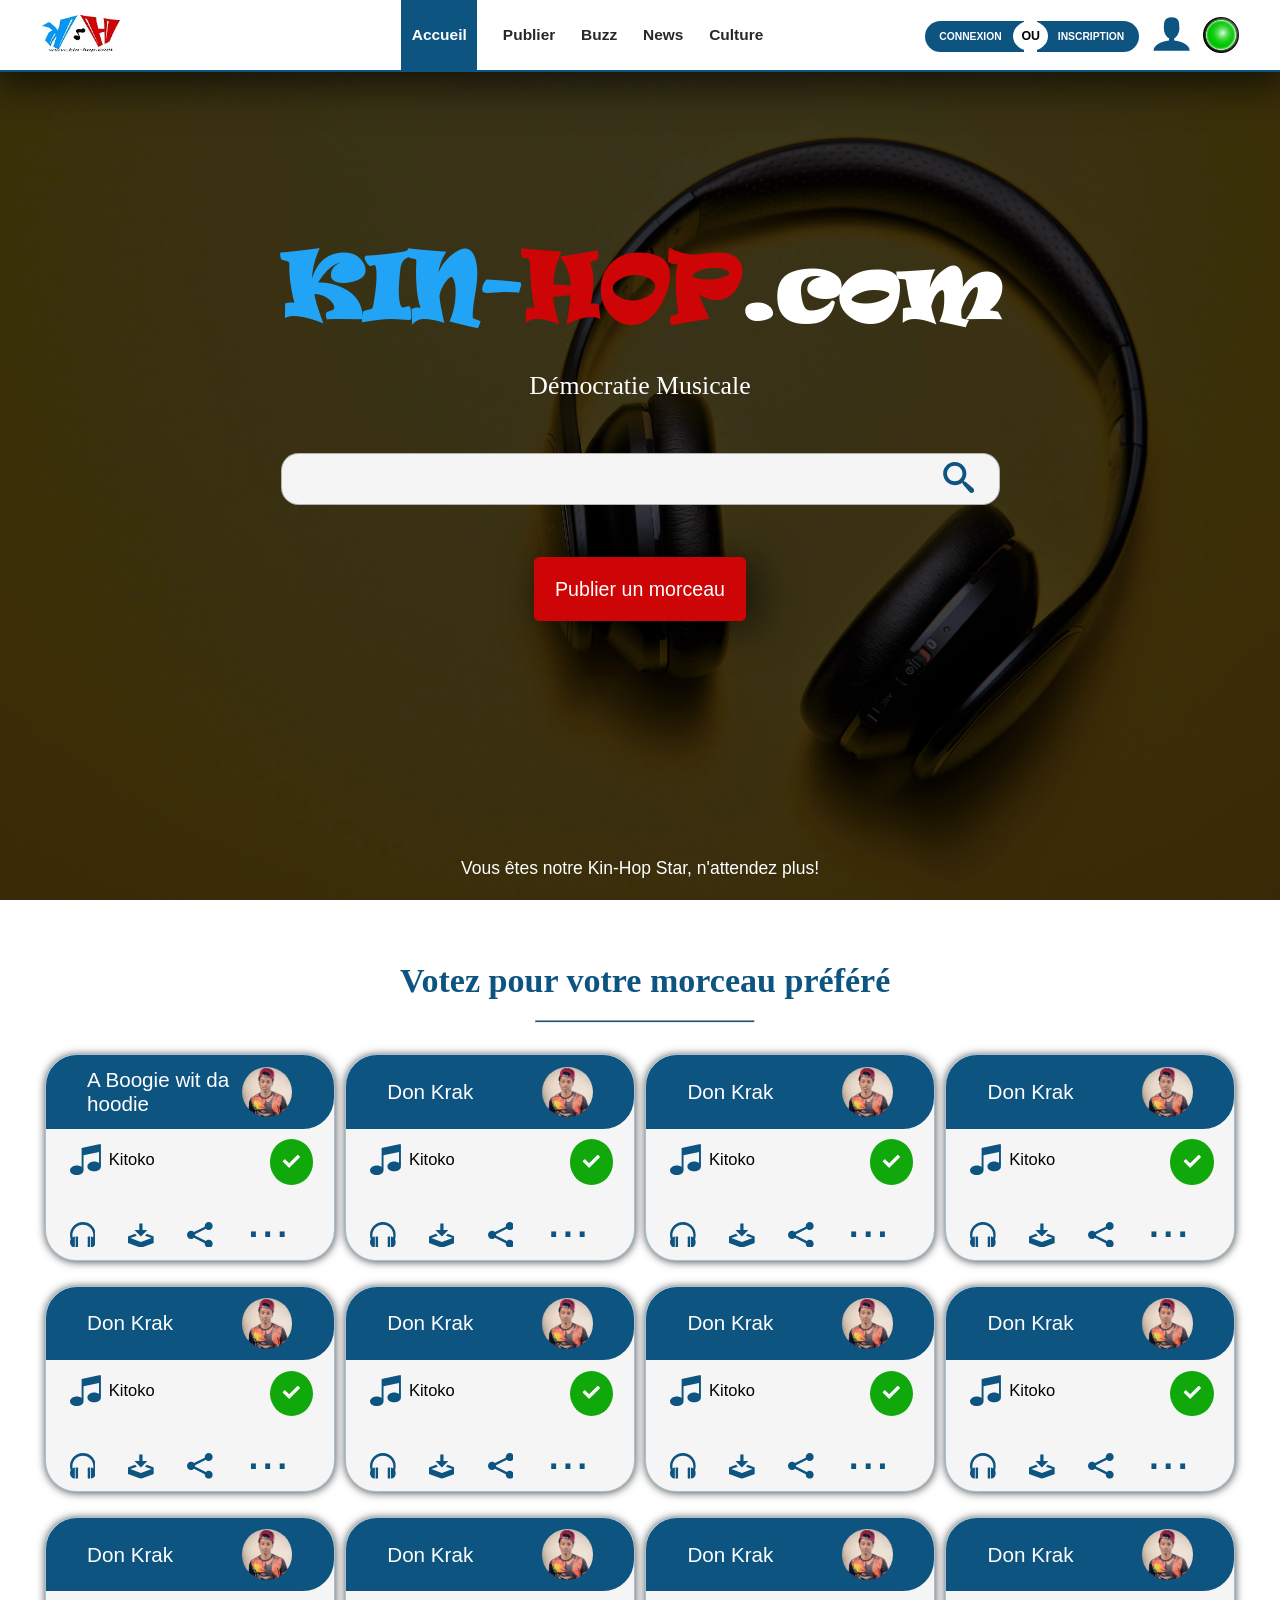
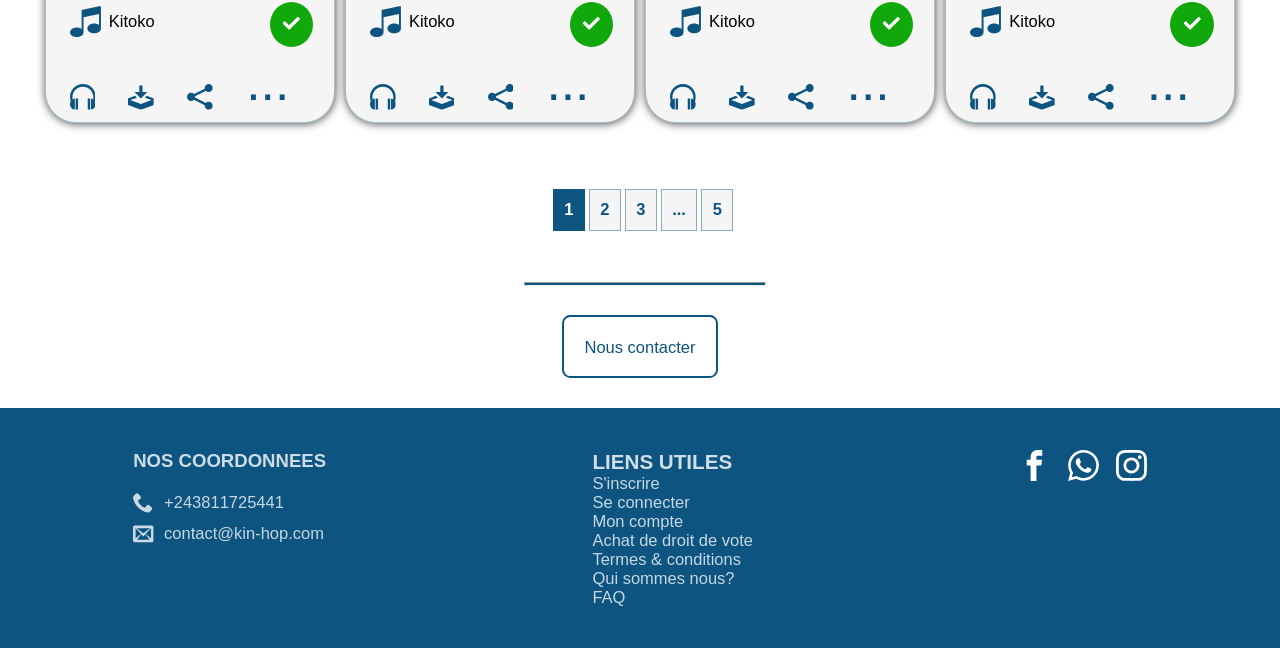
<file: index.html>
<!DOCTYPE html>
<html lang="en">

<head>
    <meta charset="UTF-8">
    <meta name="viewport" content="width=device-width, initial-scale=1.0">
    <title>Kin-Hop | Votez pour votre morceau préféré</title>
    <link rel="stylesheet" href="assets/css/main.css">
</head>

<body>
    <div class="mobile-navbar">
        <h4><span style="color:#0D5481;">Kin-</span><span style="color: red;">Hop</span>.com</h4>
        <button class="close-btn">X</button>
        <ul class="mobile-navbar__links">
            <li class="mobile-navbar__links-item">
                <svg class="">
                    <use href="assets/img/symbol-defs2.svg#icon-home"></use>
                </svg>
                <a href="index.html">Accueil</a>
            </li>
            <li class="mobile-navbar__links-item">
                <svg class="">
                    <use href="assets/img/symbol-defs2.svg#icon-share"></use>
                </svg>
                <a href="assets/pages/publier.html">Publier</a>
            </li>
            <li class="mobile-navbar__links-item">
                <svg class="">
                    <use href="assets/img/symbol-defs2.svg#icon-share"></use>
                </svg>
                <a href="assets/pages/buzz.html">Buzz</a>
            </li>
            <li class="mobile-navbar__links-item">
                <svg class="">
                    <use href="assets/img/symbol-defs.svg#icon-info"></use>
                </svg>
                <a href="assets/pages/news.html">News</a>
            </li>
            <li class="mobile-navbar__links-item">
                <svg class="">
                    <use href="assets/img/symbol-defs.svg#icon-info"></use>
                </svg>
                <a href="assets/pages/culture.html">Culture</a>
            </li>
            <li class="mobile-navbar__links-item">
                <svg class="">
                    <use href="assets/img/symbol-defs.svg#icon-user"></use>
                </svg>
                <a href="assets/pages/profil.html">Mon profil</a>
            </li>
            <li class="mobile-navbar__links-item">
                <svg class="">
                    <use href="assets/img/symbol-defs3.svg#icon-enter"></use>
                </svg>
                <a href="assets/pages/login.html">Connexion</a>
            </li>
            <li class="mobile-navbar__links-item">
                <svg class="">
                    <use href="assets/img/symbol-defs3.svg#icon-user-plus"></use>
                </svg>
                <a href="assets/pages/register.html">Inscription</a>
            </li>
            <li class="mobile-navbar__links-item">
                <svg class="">
                    <use href="assets/img/symbol-defs3.svg#icon-exit"></use>
                </svg>
                <a href="assets/pages/register.html">Déconnexion</a>
            </li>
        </ul>
    </div>
    <nav class="navbar">
        <div class="navbar__logo">
            <a href="index.html">
            <img src="assets/img/logokh.jpg" alt="">
        </a>
        </div>
        <ul class="navbar__links">
            <li class="navbar__links-item selected-link">
                <a href="index.html">Accueil</a>
            </li>
            <li class="navbar__links-item">
                <a href="assets/pages/publier.html">Publier</a>
            </li>
            <li class="navbar__links-item">
                <a href="assets/pages/buzz.html">Buzz</a>
            </li>
            <li class="navbar__links-item">
                <a href="assets/pages/news.html">News</a>
            </li>
            <li class="navbar__links-item">
                <a href="assets/pages/culture.html">Culture</a>
            </li>
        </ul>
        <div class="navbar__btn">
            <div>
                <a href="assets/pages/login.html" class="navbar__btn-connexion">Connexion</a>
                <span>OU</span>
                <a href="assets/pages/register.html" class="navbar__btn-subscription">Inscription</a>
            </div>
            <a href="assets/pages/profil.html">
                <svg class="navbar__btn-user-icon">
                    <use href="assets/img/symbol-defs.svg#icon-user"></use>
                </svg>
            </a>
            <img class="green-bubble" src="assets/img/NovotedCopie.jpg" alt="" title="">
            <!-- <svg class="search-form-search-user">
				<use xlink:href="icomoon/symbol-defs.svg#icon-user"></use>
			</svg> -->
            <!-- <img class="navbar__btn-user-icon" src="assets/img/user.svg" alt=""> -->
        </div>
        <button class="navbar__toggle-btn">
            <img id="toggle_btn" src="assets/img/nav_icon.svg" alt="">
        </button>
    </nav>
    <header class="hero" style="background-image: url(assets/img/c-d-x-PDX_a_82obo-unsplashrhh.jpg);">
        <div class="dark-container">
            <!-- <a href="#" class="vote-bubble"><img src="assets/img/NovotedCopie.jpg" alt=""></a> -->
            <div class="container">
                <button type="button" class="green-bubble-mobile-btn tooltip" title="Tooltip on bottom">
                    <img class="green-bubble-mobile-img" src="assets/img/NovotedCopie.jpg" alt="">
                    <span class="tooltiptext">Il vous reste 2 votes</span>
                </button>
                <h1 class="title"><span class="blue-font">KIN-</span><span class="red-font">HOP</span>.com</h1>
                <span class="slogan">Démocratie Musicale</span>
                <form action="" class="search-form">
                    <input type="text" class="search-form-input">
                    <button type="submit">
                        <svg class="navbar__btn-user-icon">
                            <use href="assets/img/symbol-defs.svg#icon-search"></use>
                        </svg>
                    </button>
                </form>
                <a href="assets/pages/publier.html" class="btn btn-red">Publier un morceau</a>
            </div>
            <span class="message">Vous êtes notre Kin-Hop Star, n'attendez plus!</span>
        </div>
    </header>
    <section class="songs-list">
        <div class="subtitle-container">
            <div class="underlined-sub-title">
                <h2 class="sub-title">Votez pour votre morceau préféré</h2>
                <hr>
            </div>
        </div>
        <div class="songs-container">
            <div class="box">
                <div class="box__header">
                    <span class="box__header-name">A Boogie wit da hoodie</span>
                    <img class="box__header-img" src="assets/img/IMG_0975Copie.JPG" alt="profile-image">
                </div>
                <div class="box__body">
                    <div class="box__body-row-1">
                        <div class="song-title-container">
                            <svg class="song-icon">
                                <use href="assets/img/symbol-defs2.svg#icon-music"></use>
                            </svg>
                            <span class="song-title">Kitoko</span>
                        </div>
                        <a href="#" class="vote-btn">
                            <svg class="checkmark-icon">
                                <use href="assets/img/symbol-defs.svg#icon-checkmark"></use>
                            </svg>
                        </a>
                    </div>
                    <div class="box__body-row-2">
                        <a href="assets/music/y2mate.com - Life Story  New Motivational Whatsapp Status .mp3"
                            class="play-btn">
                            <svg class="play-icon">
                                <use href="assets/img/symbol-defs2.svg#icon-headphones"></use>
                            </svg>
                        </a>
                        <a href="assets/music/y2mate.com - Life Story  New Motivational Whatsapp Status .mp3" download
                            class="download-btn">
                            <svg class="download-icon">
                                <use href="assets/img/symbol-defs2.svg#icon-download"></use>
                            </svg>
                        </a>
                        <a href="#" class="share-btn">
                            <svg class="share-icon">
                                <use href="assets/img/symbol-defs2.svg#icon-share2"></use>
                            </svg>
                        </a>
                        <a href="#" class="btn-more">...</a>
                    </div>
                </div>
            </div>
            <div class="box">
                <div class="box__header">
                    <span class="box__header-name">Don Krak</span>
                    <img class="box__header-img" src="assets/img/IMG_0975Copie.JPG" alt="profile-image">
                </div>
                <div class="box__body">
                    <div class="box__body-row-1">
                        <div class="song-title-container">
                            <svg class="song-icon">
                                <use href="assets/img/symbol-defs2.svg#icon-music"></use>
                            </svg>
                            <span class="song-title">Kitoko</span>
                        </div>
                        <a href="#" class="vote-btn">
                            <svg class="checkmark-icon">
                                <use href="assets/img/symbol-defs.svg#icon-checkmark"></use>
                            </svg>
                        </a>
                    </div>
                    <div class="box__body-row-2">
                        <a href="#" class="play-btn">
                            <svg class="play-icon">
                                <use href="assets/img/symbol-defs2.svg#icon-headphones"></use>
                            </svg>
                        </a>
                        <a href="#" class="download-btn">
                            <svg class="download-icon">
                                <use href="assets/img/symbol-defs2.svg#icon-download"></use>
                            </svg>
                        </a>
                        <a href="#" class="share-btn">
                            <svg class="share-icon">
                                <use href="assets/img/symbol-defs2.svg#icon-share2"></use>
                            </svg>
                        </a>
                        <a href="#" class="btn-more">...</a>
                    </div>
                </div>
            </div>
            <div class="box">
                <div class="box__header">
                    <span class="box__header-name">Don Krak</span>
                    <img class="box__header-img" src="assets/img/IMG_0975Copie.JPG" alt="profile-image">
                </div>
                <div class="box__body">
                    <div class="box__body-row-1">
                        <div class="song-title-container">
                            <svg class="song-icon">
                                <use href="assets/img/symbol-defs2.svg#icon-music"></use>
                            </svg>
                            <span class="song-title">Kitoko</span>
                        </div>
                        <a href="#" class="vote-btn">
                            <svg class="checkmark-icon">
                                <use href="assets/img/symbol-defs.svg#icon-checkmark"></use>
                            </svg>
                        </a>
                    </div>
                    <div class="box__body-row-2">
                        <a href="#" class="play-btn">
                            <svg class="play-icon">
                                <use href="assets/img/symbol-defs2.svg#icon-headphones"></use>
                            </svg>
                        </a>
                        <a href="#" class="download-btn">
                            <svg class="download-icon">
                                <use href="assets/img/symbol-defs2.svg#icon-download"></use>
                            </svg>
                        </a>
                        <a href="#" class="share-btn">
                            <svg class="share-icon">
                                <use href="assets/img/symbol-defs2.svg#icon-share2"></use>
                            </svg>
                        </a>
                        <a href="#" class="btn-more">...</a>
                    </div>
                </div>
            </div>
            <div class="box">
                <div class="box__header">
                    <span class="box__header-name">Don Krak</span>
                    <img class="box__header-img" src="assets/img/IMG_0975Copie.JPG" alt="profile-image">
                </div>
                <div class="box__body">
                    <div class="box__body-row-1">
                        <div class="song-title-container">
                            <svg class="song-icon">
                                <use href="assets/img/symbol-defs2.svg#icon-music"></use>
                            </svg>
                            <span class="song-title">Kitoko</span>
                        </div>
                        <a href="#" class="vote-btn">
                            <svg class="checkmark-icon">
                                <use href="assets/img/symbol-defs.svg#icon-checkmark"></use>
                            </svg>
                        </a>
                    </div>
                    <div class="box__body-row-2">
                        <a href="#" class="play-btn">
                            <svg class="play-icon">
                                <use href="assets/img/symbol-defs2.svg#icon-headphones"></use>
                            </svg>
                        </a>
                        <a href="#" class="download-btn">
                            <svg class="download-icon">
                                <use href="assets/img/symbol-defs2.svg#icon-download"></use>
                            </svg>
                        </a>
                        <a href="#" class="share-btn">
                            <svg class="share-icon">
                                <use href="assets/img/symbol-defs2.svg#icon-share2"></use>
                            </svg>
                        </a>
                        <a href="#" class="btn-more">...</a>
                    </div>
                </div>
            </div>
            <div class="box">
                <div class="box__header">
                    <span class="box__header-name">Don Krak</span>
                    <img class="box__header-img" src="assets/img/IMG_0975Copie.JPG" alt="profile-image">
                </div>
                <div class="box__body">
                    <div class="box__body-row-1">
                        <div class="song-title-container">
                            <svg class="song-icon">
                                <use href="assets/img/symbol-defs2.svg#icon-music"></use>
                            </svg>
                            <span class="song-title">Kitoko</span>
                        </div>
                        <a href="#" class="vote-btn">
                            <svg class="checkmark-icon">
                                <use href="assets/img/symbol-defs.svg#icon-checkmark"></use>
                            </svg>
                        </a>
                    </div>
                    <div class="box__body-row-2">
                        <a href="#" class="play-btn">
                            <svg class="play-icon">
                                <use href="assets/img/symbol-defs2.svg#icon-headphones"></use>
                            </svg>
                        </a>
                        <a href="#" class="download-btn">
                            <svg class="download-icon">
                                <use href="assets/img/symbol-defs2.svg#icon-download"></use>
                            </svg>
                        </a>
                        <a href="#" class="share-btn">
                            <svg class="share-icon">
                                <use href="assets/img/symbol-defs2.svg#icon-share2"></use>
                            </svg>
                        </a>
                        <a href="#" class="btn-more">...</a>
                    </div>
                </div>
            </div>
            <div class="box">
                <div class="box__header">
                    <span class="box__header-name">Don Krak</span>
                    <img class="box__header-img" src="assets/img/IMG_0975Copie.JPG" alt="profile-image">
                </div>
                <div class="box__body">
                    <div class="box__body-row-1">
                        <div class="song-title-container">
                            <svg class="song-icon">
                                <use href="assets/img/symbol-defs2.svg#icon-music"></use>
                            </svg>
                            <span class="song-title">Kitoko</span>
                        </div>
                        <a href="#" class="vote-btn">
                            <svg class="checkmark-icon">
                                <use href="assets/img/symbol-defs.svg#icon-checkmark"></use>
                            </svg>
                        </a>
                    </div>
                    <div class="box__body-row-2">
                        <a href="#" class="play-btn">
                            <svg class="play-icon">
                                <use href="assets/img/symbol-defs2.svg#icon-headphones"></use>
                            </svg>
                        </a>
                        <a href="#" class="download-btn">
                            <svg class="download-icon">
                                <use href="assets/img/symbol-defs2.svg#icon-download"></use>
                            </svg>
                        </a>
                        <a href="#" class="share-btn">
                            <svg class="share-icon">
                                <use href="assets/img/symbol-defs2.svg#icon-share2"></use>
                            </svg>
                        </a>
                        <a href="#" class="btn-more">...</a>
                    </div>
                </div>
            </div>
            <div class="box">
                <div class="box__header">
                    <span class="box__header-name">Don Krak</span>
                    <img class="box__header-img" src="assets/img/IMG_0975Copie.JPG" alt="profile-image">
                </div>
                <div class="box__body">
                    <div class="box__body-row-1">
                        <div class="song-title-container">
                            <svg class="song-icon">
                                <use href="assets/img/symbol-defs2.svg#icon-music"></use>
                            </svg>
                            <span class="song-title">Kitoko</span>
                        </div>
                        <a href="#" class="vote-btn">
                            <svg class="checkmark-icon">
                                <use href="assets/img/symbol-defs.svg#icon-checkmark"></use>
                            </svg>
                        </a>
                    </div>
                    <div class="box__body-row-2">
                        <a href="#" class="play-btn">
                            <svg class="play-icon">
                                <use href="assets/img/symbol-defs2.svg#icon-headphones"></use>
                            </svg>
                        </a>
                        <a href="#" class="download-btn">
                            <svg class="download-icon">
                                <use href="assets/img/symbol-defs2.svg#icon-download"></use>
                            </svg>
                        </a>
                        <a href="#" class="share-btn">
                            <svg class="share-icon">
                                <use href="assets/img/symbol-defs2.svg#icon-share2"></use>
                            </svg>
                        </a>
                        <a href="#" class="btn-more">...</a>
                    </div>
                </div>
            </div>
            <div class="box">
                <div class="box__header">
                    <span class="box__header-name">Don Krak</span>
                    <img class="box__header-img" src="assets/img/IMG_0975Copie.JPG" alt="profile-image">
                </div>
                <div class="box__body">
                    <div class="box__body-row-1">
                        <div class="song-title-container">
                            <svg class="song-icon">
                                <use href="assets/img/symbol-defs2.svg#icon-music"></use>
                            </svg>
                            <span class="song-title">Kitoko</span>
                        </div>
                        <a href="#" class="vote-btn">
                            <svg class="checkmark-icon">
                                <use href="assets/img/symbol-defs.svg#icon-checkmark"></use>
                            </svg>
                        </a>
                    </div>
                    <div class="box__body-row-2">
                        <a href="#" class="play-btn">
                            <svg class="play-icon">
                                <use href="assets/img/symbol-defs2.svg#icon-headphones"></use>
                            </svg>
                        </a>
                        <a href="#" class="download-btn">
                            <svg class="download-icon">
                                <use href="assets/img/symbol-defs2.svg#icon-download"></use>
                            </svg>
                        </a>
                        <a href="#" class="share-btn">
                            <svg class="share-icon">
                                <use href="assets/img/symbol-defs2.svg#icon-share2"></use>
                            </svg>
                        </a>
                        <a href="#" class="btn-more">...</a>
                    </div>
                </div>
            </div>
            <div class="box">
                <div class="box__header">
                    <span class="box__header-name">Don Krak</span>
                    <img class="box__header-img" src="assets/img/IMG_0975Copie.JPG" alt="profile-image">
                </div>
                <div class="box__body">
                    <div class="box__body-row-1">
                        <div class="song-title-container">
                            <svg class="song-icon">
                                <use href="assets/img/symbol-defs2.svg#icon-music"></use>
                            </svg>
                            <span class="song-title">Kitoko</span>
                        </div>
                        <a href="#" class="vote-btn">
                            <svg class="checkmark-icon">
                                <use href="assets/img/symbol-defs.svg#icon-checkmark"></use>
                            </svg>
                        </a>
                    </div>
                    <div class="box__body-row-2">
                        <a href="#" class="play-btn">
                            <svg class="play-icon">
                                <use href="assets/img/symbol-defs2.svg#icon-headphones"></use>
                            </svg>
                        </a>
                        <a href="#" class="download-btn">
                            <svg class="download-icon">
                                <use href="assets/img/symbol-defs2.svg#icon-download"></use>
                            </svg>
                        </a>
                        <a href="#" class="share-btn">
                            <svg class="share-icon">
                                <use href="assets/img/symbol-defs2.svg#icon-share2"></use>
                            </svg>
                        </a>
                        <a href="#" class="btn-more">...</a>
                    </div>
                </div>
            </div>
            <div class="box">
                <div class="box__header">
                    <span class="box__header-name">Don Krak</span>
                    <img class="box__header-img" src="assets/img/IMG_0975Copie.JPG" alt="profile-image">
                </div>
                <div class="box__body">
                    <div class="box__body-row-1">
                        <div class="song-title-container">
                            <svg class="song-icon">
                                <use href="assets/img/symbol-defs2.svg#icon-music"></use>
                            </svg>
                            <span class="song-title">Kitoko</span>
                        </div>
                        <a href="#" class="vote-btn">
                            <svg class="checkmark-icon">
                                <use href="assets/img/symbol-defs.svg#icon-checkmark"></use>
                            </svg>
                        </a>
                    </div>
                    <div class="box__body-row-2">
                        <a href="#" class="play-btn">
                            <svg class="play-icon">
                                <use href="assets/img/symbol-defs2.svg#icon-headphones"></use>
                            </svg>
                        </a>
                        <a href="#" class="download-btn">
                            <svg class="download-icon">
                                <use href="assets/img/symbol-defs2.svg#icon-download"></use>
                            </svg>
                        </a>
                        <a href="#" class="share-btn">
                            <svg class="share-icon">
                                <use href="assets/img/symbol-defs2.svg#icon-share2"></use>
                            </svg>
                        </a>
                        <a href="#" class="btn-more">...</a>
                    </div>
                </div>
            </div>
            <div class="box">
                <div class="box__header">
                    <span class="box__header-name">Don Krak</span>
                    <img class="box__header-img" src="assets/img/IMG_0975Copie.JPG" alt="profile-image">
                </div>
                <div class="box__body">
                    <div class="box__body-row-1">
                        <div class="song-title-container">
                            <svg class="song-icon">
                                <use href="assets/img/symbol-defs2.svg#icon-music"></use>
                            </svg>
                            <span class="song-title">Kitoko</span>
                        </div>
                        <a href="#" class="vote-btn">
                            <svg class="checkmark-icon">
                                <use href="assets/img/symbol-defs.svg#icon-checkmark"></use>
                            </svg>
                        </a>
                    </div>
                    <div class="box__body-row-2">
                        <a href="#" class="play-btn">
                            <svg class="play-icon">
                                <use href="assets/img/symbol-defs2.svg#icon-headphones"></use>
                            </svg>
                        </a>
                        <a href="#" class="download-btn">
                            <svg class="download-icon">
                                <use href="assets/img/symbol-defs2.svg#icon-download"></use>
                            </svg>
                        </a>
                        <a href="#" class="share-btn">
                            <svg class="share-icon">
                                <use href="assets/img/symbol-defs2.svg#icon-share2"></use>
                            </svg>
                        </a>
                        <a href="#" class="btn-more">...</a>
                    </div>
                </div>
            </div>
            <div class="box">
                <div class="box__header">
                    <span class="box__header-name">Don Krak</span>
                    <img class="box__header-img" src="assets/img/IMG_0975Copie.JPG" alt="profile-image">
                </div>
                <div class="box__body">
                    <div class="box__body-row-1">
                        <div class="song-title-container">
                            <svg class="song-icon">
                                <use href="assets/img/symbol-defs2.svg#icon-music"></use>
                            </svg>
                            <span class="song-title">Kitoko</span>
                        </div>
                        <a href="#" class="vote-btn">
                            <svg class="checkmark-icon">
                                <use href="assets/img/symbol-defs.svg#icon-checkmark"></use>
                            </svg>
                        </a>
                    </div>
                    <div class="box__body-row-2">
                        <a href="#" class="play-btn">
                            <svg class="play-icon">
                                <use href="assets/img/symbol-defs2.svg#icon-headphones"></use>
                            </svg>
                        </a>
                        <a href="#" class="download-btn">
                            <svg class="download-icon">
                                <use href="assets/img/symbol-defs2.svg#icon-download"></use>
                            </svg>
                        </a>
                        <a href="#" class="share-btn">
                            <svg class="share-icon">
                                <use href="assets/img/symbol-defs2.svg#icon-share2"></use>
                            </svg>
                        </a>
                        <a href="#" class="btn-more">...</a>
                    </div>
                </div>
            </div>
        </div>
        <div class="pagination">
            <span class="selected"><a href="">1</a></span>
            <span><a href="#">2</a></span>
            <span><a href="#">3</a></span>
            <span><a href="#">...</a></span>
            <span><a href="#">5</a></span>

        </div>
        <hr class="bottom-line">
    </section>

    <div class="contact-btn">
        <a href="assets/pages/contact.html">Nous contacter</a>
    </div>
    <footer class="footer">
        <div class="contact">
            <h4>NOS COORDONNEES </h4>
            <div>
                <svg class="share-icon">
                    <use href="assets/img/symbol-defs2.svg#icon-phone"></use>
                </svg>
                <span>+243811725441</span>
                </span>
            </div>
            <div>
                <svg class="share-icon">
                    <use href="assets/img/symbol-defs2.svg#icon-envelop"></use>
                </svg>
                <span>contact@kin-hop.com</span>
                </span>
            </div>
        </div>
        <ul class="links">
            <h4 style="font-size: 2rem; color:rgba(255, 255, 255, 0.808)">LIENS UTILES</h4>
            <li><a href="assets/pages/register.html">S'inscrire</a></li>
            <li><a href="assets/pages/login.html">Se connecter</a> </li>
            <li><a href="assets/pages/profil.html">Mon compte</a> </li>
            <li><a href="assets/pages/payment.html">Achat de droit de vote</a> </li>
            <li><a href="">Termes & conditions</a> </li>
            <li><a href="">Qui sommes nous?</a> </li>
            <li><a href="">FAQ</a> </li>
        </ul>
        <div class="social-media">
            <a href="">
                <span>
                    <svg class="share-icon">
                        <use href="assets/img/symbol-defs3.svg#icon-facebook"></use>
                    </svg>
                </span>
            </a>
            <a href="">
                <span>
                    <svg class="share-icon">
                        <use href="assets/img/symbol-defs3.svg#icon-whatsapp"></use>
                    </svg>
                </span>
            </a>
            <a href="">
                <span>
                    <svg class="share-icon">
                        <use href="assets/img/symbol-defs3.svg#icon-instagram"></use>
                    </svg>
                </span>
            </a>
        </div>
    </footer>
    <script src="assets/js/anime.min.js"></script>
    <script src="assets/js/main.js"></script>

</body>

</html>
</file>
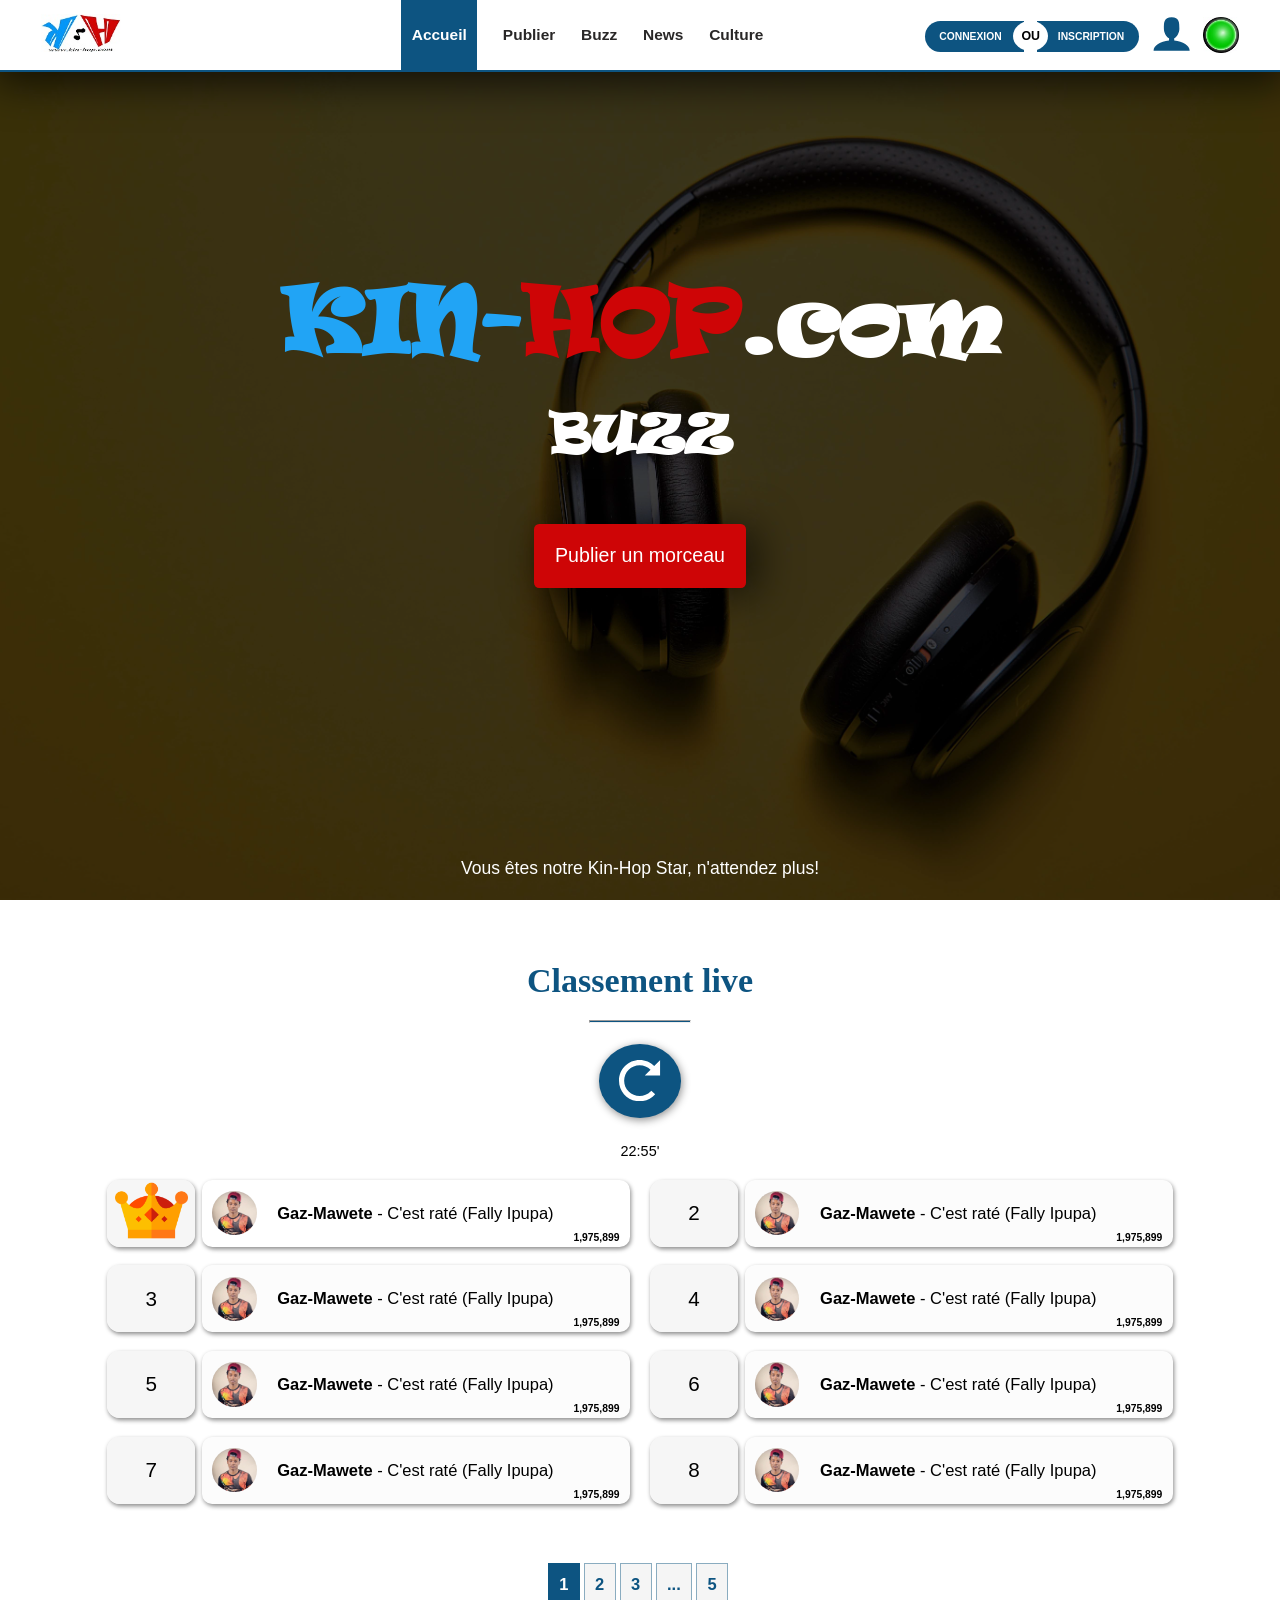
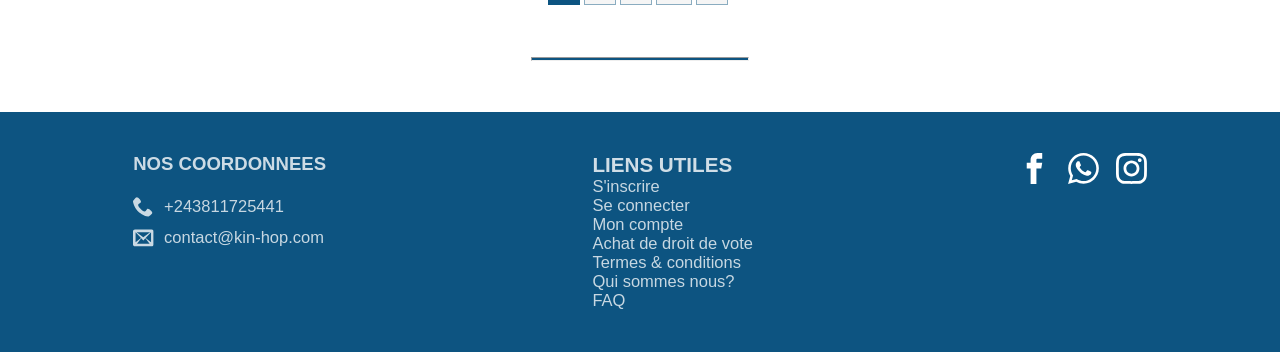
<file: assets/pages/buzz.html>
<!DOCTYPE html>
<html lang="en">

<head>
    <meta charset="UTF-8">
    <meta name="viewport" content="width=device-width, initial-scale=1.0">
    <title>Kin-Hop | Votez pour votre morceau préféré</title>
    <link rel="stylesheet" href="../css/main.css">
    <link rel="stylesheet" href="../css/buzz.css">
</head>

<body>
    <div class="mobile-navbar">
        <h4><span style="color:#0D5481;">Kin-</span><span style="color: red;">Hop</span>.com</h4>
        <button class="close-btn">X</button>
        <ul class="mobile-navbar__links">
            <li class="mobile-navbar__links-item">
                <svg class="">
                    <use href="../img/symbol-defs2.svg#icon-home"></use>
                </svg>
                <a href="../../index.html">Accueil</a>
            </li>
            <li class="mobile-navbar__links-item">
                <svg class="">
                    <use href="../img/symbol-defs2.svg#icon-share"></use>
                </svg>
                <a href="publier.html">Publier</a>
            </li>
            <li class="mobile-navbar__links-item">
                <svg class="">
                    <use href="../img/symbol-defs2.svg#icon-share"></use>
                </svg>
                <a href="news.html">Buzz</a>
            </li>
            <li class="mobile-navbar__links-item">
                <svg class="">
                    <use href="../img/symbol-defs.svg#icon-info"></use>
                </svg>
                <a href="news.html">News</a>
            </li>
            <li class="mobile-navbar__links-item">
                <svg class="">
                    <use href="../img/symbol-defs.svg#icon-info"></use>
                </svg>
                <a href="culture.html">Culture</a>
            </li>
            <li class="mobile-navbar__links-item">
                <svg class="">
                    <use href="../img/symbol-defs.svg#icon-user"></use>
                </svg>
                <a href="profil.html">Mon profil</a>
            </li>
            <li class="mobile-navbar__links-item">
                <svg class="">
                    <use href="../img/symbol-defs3.svg#icon-enter"></use>
                </svg>
                <a href="login.html">Connexion</a>
            </li>
            <li class="mobile-navbar__links-item">
                <svg class="">
                    <use href="../img/symbol-defs3.svg#icon-user-plus"></use>
                </svg>
                <a href="register.html">Inscription</a>
            </li>
            <li class="mobile-navbar__links-item">
                <svg class="">
                    <use href="../img/symbol-defs3.svg#icon-exit"></use>
                </svg>
                <a href="register.html">Déconnexion</a>
            </li>

        </ul>
    </div>
    <nav class="navbar">
        <div class="navbar__logo">
            <a href="../../index.html">
                <img src="../img/logokh.jpg" alt="">
            </a>
        </div>
        <ul class="navbar__links">
            <li class="navbar__links-item selected-link">
                <a href="../../index.html">Accueil</a>
            </li>
            <li class="navbar__links-item">
                <a href="publier.html">Publier</a>
            </li>
            <li class="navbar__links-item">
                <a href="buzz.html">Buzz</a>
            </li>
            <li class="navbar__links-item">
                <a href="news.html">News</a>
            </li>
            <li class="navbar__links-item">
                <a href="culture.html">Culture</a>
            </li>
        </ul>
        <div class="navbar__btn">
            <div>
                <a href="login.html" class="navbar__btn-connexion">Connexion</a>
                <span>OU</span>
                <a href="register.html" class="navbar__btn-subscription">Inscription</a>
            </div>
            <a href="profil.html">
                <svg class="navbar__btn-user-icon">
                    <use href="../img/symbol-defs.svg#icon-user"></use>
                </svg>
            </a>
            <img class="green-bubble" src="../img/NovotedCopie.jpg" alt="">
            <!-- <svg class="search-form-search-user">
				<use xlink:href="icomoon/symbol-defs.svg#icon-user"></use>
			</svg> -->
            <!-- <img class="navbar__btn-user-icon" src="assets/img/user.svg" alt=""> -->
        </div>
        <button class="navbar__toggle-btn">
            <img id="toggle_btn" src="../img/nav_icon.svg" alt="">
        </button>
    </nav>
    <header class="hero" style="background-image: url(../img/c-d-x-PDX_a_82obo-unsplashrhh.jpg);">
        <div class="dark-container">
            <!-- <a href="#" class="vote-bubble"><img src="assets/img/NovotedCopie.jpg" alt=""></a> -->
            <div class="container">
                <button type="button" class="green-bubble-mobile-btn tooltip" title="Tooltip on bottom">
                    <img class="green-bubble-mobile-img" src="../img/NovotedCopie.jpg" alt="">
                    <span class="tooltiptext">Il vous reste 2 votes</span>
                </button>
                <h1 class="title"><span class="blue-font">KIN-</span><span class="red-font">HOP</span>.com</h1>
                <h1 class="title" style="font-size: 5rem; margin-top:2rem;">BUZZ</h1>

                <a href="publier.html" class="btn btn-red">Publier un morceau</a>
            </div>
            <span class="message">Vous êtes notre Kin-Hop Star, n'attendez plus!</span>
        </div>
    </header>
    <div class="subtitle-container">
        <div class="underlined-sub-title">
            <h2 class="sub-title">Classement live</h2>
            <hr>
        </div>
    </div>
    <section class="artist-ranking">
        <div class="refresh-btn">
            <svg class="btn-refresh-icon">
                <use href="../img/symbol-defs.svg#icon-spinner"></use>
            </svg>
        </div>
        <div style="text-align: center; font-size:1.4rem;">22:55'</div>
        <div class="top-artists">
            <div class="top-artists-item">
                <div class="ranking">
                    <span class="ranking-number" style="padding:.7rem; ">
                        <img src="../crowns.png" alt="" width="100%" height="100%">
                    </span>
                </div>
                <div class="artist-info" style="background-color:rgba(238, 185, 13, 0);">
                    <img src="../img/IMG_0975Copie.JPG" alt="">
                    <span class="title"><b class="artist-name">Gaz-Mawete</b> - C'est raté (Fally Ipupa)</span>
                    <span class="vote">1,975,899</span>
                </div>
            </div>
            <div class="top-artists-item">
                <div class="ranking">
                    <span class="ranking-number">2</span>
                </div>
                <div class="artist-info">
                    <img src="../img/IMG_0975Copie.JPG" alt="">
                    <span class="title"><b class="artist-name">Gaz-Mawete</b> - C'est raté (Fally Ipupa)</span>
                    <span class="vote">1,975,899</span>
                </div>
            </div>
            <div class="top-artists-item">
                <div class="ranking">
                    <span class="ranking-number">3</span>
                </div>
                <div class="artist-info">
                    <img src="../img/IMG_0975Copie.JPG" alt="">
                    <span class="title"><b class="artist-name">Gaz-Mawete</b> - C'est raté (Fally Ipupa)</span>
                    <span class="vote">1,975,899</span>
                </div>
            </div>
            <div class="top-artists-item">
                <div class="ranking">
                    <span class="ranking-number">4</span>
                </div>
                <div class="artist-info">
                    <img src="../img/IMG_0975Copie.JPG" alt="">
                    <span class="title"><b class="artist-name">Gaz-Mawete</b> - C'est raté (Fally Ipupa)</span>
                    <span class="vote">1,975,899</span>
                </div>
            </div>
            <div class="top-artists-item">
                <div class="ranking">
                    <span class="ranking-number">5</span>
                </div>
                <div class="artist-info">
                    <img src="../img/IMG_0975Copie.JPG" alt="">
                    <span class="title"><b class="artist-name">Gaz-Mawete</b> - C'est raté (Fally Ipupa)</span>
                    <span class="vote">1,975,899</span>
                </div>
            </div>
            <div class="top-artists-item">
                <div class="ranking">
                    <span class="ranking-number">6</span>
                </div>
                <div class="artist-info">
                    <img src="../img/IMG_0975Copie.JPG" alt="">
                    <span class="title"><b class="artist-name">Gaz-Mawete</b> - C'est raté (Fally Ipupa)</span>
                    <span class="vote">1,975,899</span>
                </div>
            </div>
            <div class="top-artists-item">
                <div class="ranking">
                    <span class="ranking-number">7</span>
                </div>
                <div class="artist-info">
                    <img src="../img/IMG_0975Copie.JPG" alt="">
                    <span class="title"><b class="artist-name">Gaz-Mawete</b> - C'est raté (Fally Ipupa)</span>
                    <span class="vote">1,975,899</span>
                </div>
            </div>
            <div class="top-artists-item">
                <div class="ranking">
                    <span class="ranking-number">8</span>
                </div>
                <div class="artist-info">
                    <img src="../img/IMG_0975Copie.JPG" alt="">
                    <span class="title"><b class="artist-name">Gaz-Mawete</b> - C'est raté (Fally Ipupa)</span>
                    <span class="vote">1,975,899</span>
                </div>
            </div>

        </div>
        <div class="pagination">
            <span class="selected"><a href="">1</a></span>
            <span><a href="#">2</a></span>
            <span><a href="#">3</a></span>
            <span><a href="#">...</a></span>
            <span><a href="#">5</a></span>

        </div>
        <hr class="bottom-line">
    </section>
    <footer class="footer">
        <div class="contact">
            <h4>NOS COORDONNEES </h4>
            <div>
                <svg class="share-icon">
                    <use href="../img/symbol-defs2.svg#icon-phone"></use>
                </svg>
                <span>+243811725441</span>
                </span>
            </div>
            <div>
                <svg class="share-icon">
                    <use href="../img/symbol-defs2.svg#icon-envelop"></use>
                </svg>
                <span>contact@kin-hop.com</span>
                </span>
            </div>
        </div>
        <ul class="links">
            <h4 style="font-size: 2rem; color:rgba(255, 255, 255, 0.808)">LIENS UTILES</h4>
            <li><a href="../pages/register.html">S'inscrire</a></li>
            <li><a href="../pages/login.html">Se connecter</a> </li>
            <li><a href="../pages/profil.html">Mon compte</a> </li>
            <li><a href="../pages/payment.html">Achat de droit de vote</a> </li>
            <li><a href="">Termes & conditions</a> </li>
            <li><a href="">Qui sommes nous?</a> </li>
            <li><a href="">FAQ</a> </li>
        </ul>
        <div class="social-media">
            <a href="">
                <span>
                    <svg class="share-icon">
                        <use href="../img/symbol-defs3.svg#icon-facebook"></use>
                    </svg>
                </span>
            </a>
            <a href="">
                <span>
                    <svg class="share-icon">
                        <use href="../img/symbol-defs3.svg#icon-whatsapp"></use>
                    </svg>
                </span>
            </a>
            <a href="">
                <span>
                    <svg class="share-icon">
                        <use href="../img/symbol-defs3.svg#icon-instagram"></use>
                    </svg>
                </span>
            </a>
        </div>
    </footer>
    <script src="../js/anime.min.js"></script>
    <script src="../js/main.js"></script>
</body>

</html>
</file>
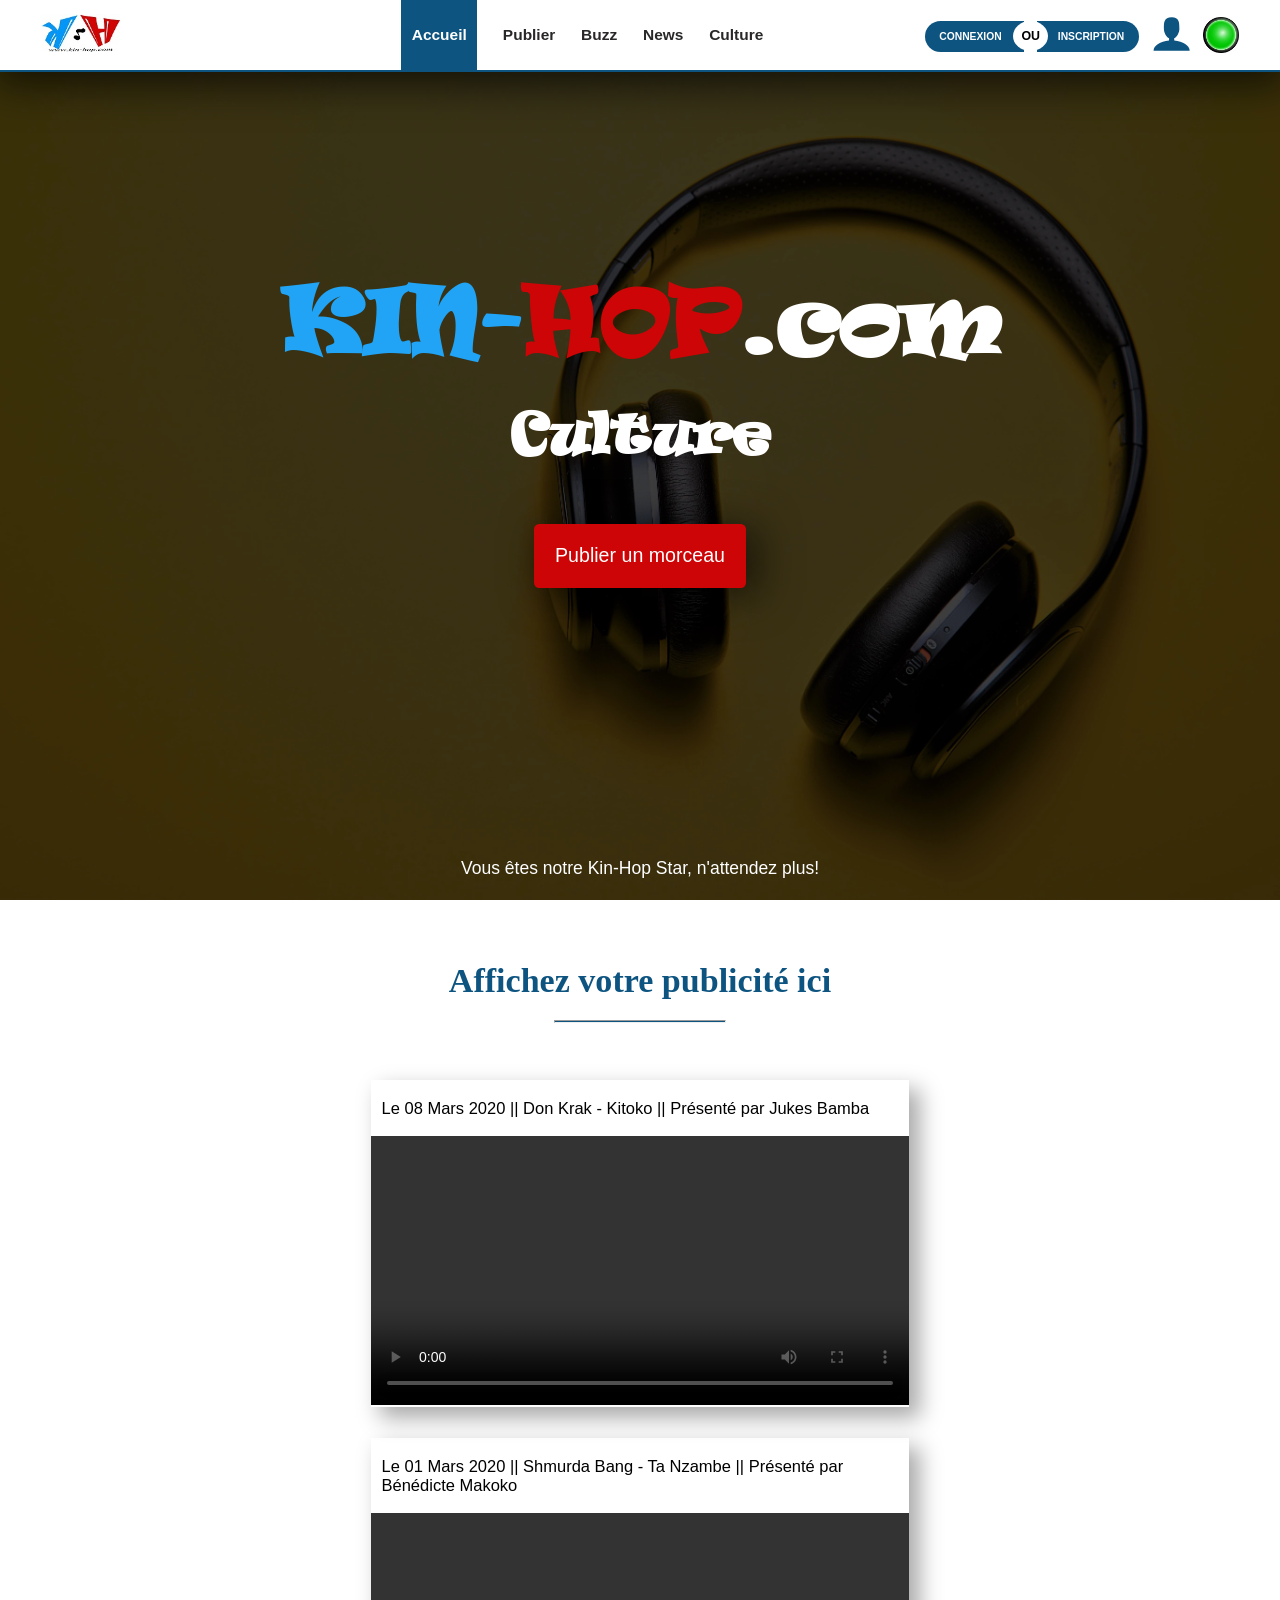
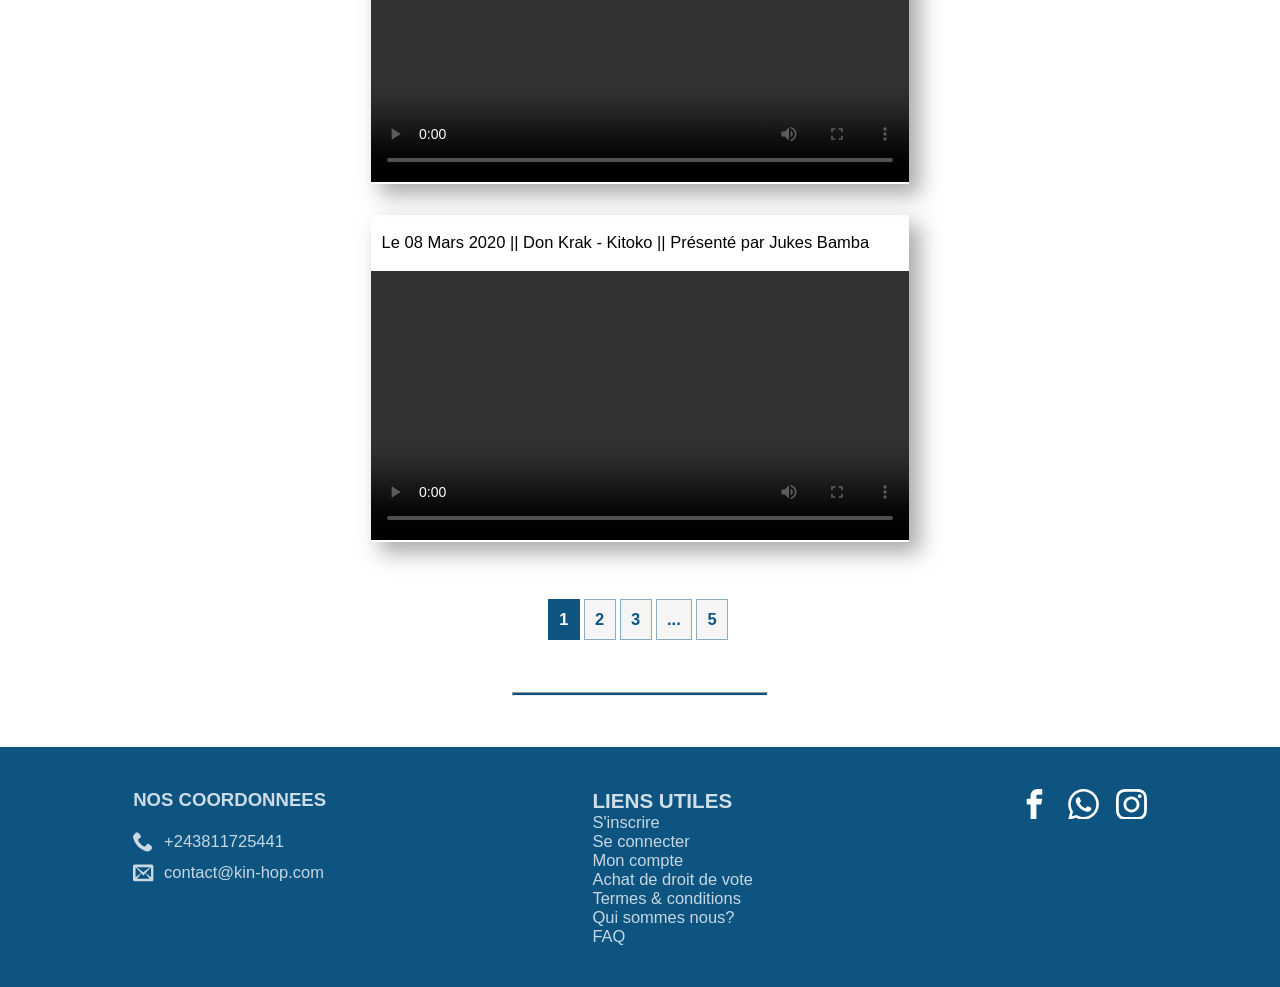
<file: assets/pages/culture.html>
<!DOCTYPE html>
<html lang="en">

<head>
    <meta charset="UTF-8">
    <meta name="viewport" content="width=device-width, initial-scale=1.0">
    <title>Kin-Hop | Votez pour votre morceau préféré</title>
    <link rel="stylesheet" href="../css/main.css">
    <link rel="stylesheet" href="../css/culture.css">
</head>

<body>
    <div class="mobile-navbar">
        <h4><span style="color:#0D5481;">Kin-</span><span style="color: red;">Hop</span>.com</h4>
        <button class="close-btn">X</button>
        <ul class="mobile-navbar__links">
            <li class="mobile-navbar__links-item">
                <svg class="">
                    <use href="../img/symbol-defs2.svg#icon-home"></use>
                </svg>
                <a href="../../index.html">Accueil</a>
            </li>
            <li class="mobile-navbar__links-item">
                <svg class="">
                    <use href="../img/symbol-defs2.svg#icon-share"></use>
                </svg>
                <a href="publier.html">Publier</a>
            </li>
            <li class="mobile-navbar__links-item">
                <svg class="">
                    <use href="../img/symbol-defs2.svg#icon-share"></use>
                </svg>
                <a href="buzz.html">Buzz</a>
            </li>
            <li class="mobile-navbar__links-item">
                <svg class="">
                    <use href="../img/symbol-defs.svg#icon-info"></use>
                </svg>
                <a href="news.html">News</a>
            </li>
            <li class="mobile-navbar__links-item">
                <svg class="">
                    <use href="../img/symbol-defs.svg#icon-info"></use>
                </svg>
                <a href="culture.html">Culture</a>
            </li>
            <li class="mobile-navbar__links-item">
                <svg class="">
                    <use href="../img/symbol-defs.svg#icon-user"></use>
                </svg>
                <a href="profil.html">Mon profil</a>
            </li>
            <li class="mobile-navbar__links-item">
                <svg class="">
                    <use href="../img/symbol-defs3.svg#icon-enter"></use>
                </svg>
                <a href="login.html">Connexion</a>
            </li>
            <li class="mobile-navbar__links-item">
                <svg class="">
                    <use href="../img/symbol-defs3.svg#icon-user-plus"></use>
                </svg>
                <a href="register.html">Inscription</a>
            </li>
            <li class="mobile-navbar__links-item">
                <svg class="">
                    <use href="../img/symbol-defs3.svg#icon-exit"></use>
                </svg>
                <a href="register.html">Déconnexion</a>
            </li>

        </ul>
    </div>
    <nav class="navbar">
        <div class="navbar__logo">
            <a href="../../index.html">
                <img src="../img/logokh.jpg" alt="">
            </a>
        </div>
        <ul class="navbar__links">
            <li class="navbar__links-item selected-link">
                <a href="../../index.html">Accueil</a>
            </li>
            <li class="navbar__links-item">
                <a href="publier.html">Publier</a>
            </li>
            <li class="navbar__links-item">
                <a href="buzz.html">Buzz</a>
            </li>
            <li class="navbar__links-item">
                <a href="news.html">News</a>
            </li>
            <li class="navbar__links-item">
                <a href="culture.html">Culture</a>
            </li>
        </ul>
        <div class="navbar__btn">
            <div>
                <a href="login.html" class="navbar__btn-connexion">Connexion</a>
                <span>OU</span>
                <a href="register.html" class="navbar__btn-subscription">Inscription</a>
            </div>
            <a href="profil.html">
                <svg class="navbar__btn-user-icon">
                    <use href="../img/symbol-defs.svg#icon-user"></use>
                </svg>
            </a>
            <img class="green-bubble" src="../img/NovotedCopie.jpg" alt="">
            <!-- <svg class="search-form-search-user">
				<use xlink:href="icomoon/symbol-defs.svg#icon-user"></use>
			</svg> -->
            <!-- <img class="navbar__btn-user-icon" src="assets/img/user.svg" alt=""> -->
        </div>
        <button class="navbar__toggle-btn">
            <img id="toggle_btn" src="../img/nav_icon.svg" alt="">
        </button>
    </nav>
    <header class="hero" style="background-image: url(../img/c-d-x-PDX_a_82obo-unsplashrhh.jpg);">
        <div class="dark-container">
            <!-- <a href="#" class="vote-bubble"><img src="assets/img/NovotedCopie.jpg" alt=""></a> -->
            <div class="container">
                <button type="button" class="green-bubble-mobile-btn tooltip" title="Tooltip on bottom">
                    <img class="green-bubble-mobile-img" src="../img/NovotedCopie.jpg" alt="">
                    <span class="tooltiptext">Il vous reste 2 votes</span>
                </button>
                <h1 class="title"><span class="blue-font">KIN-</span><span class="red-font">HOP</span>.com</h1>
                <h1 class="title" style="font-size: 5rem; margin-top:2rem;">Culture</h1>

                <a href="publier.html" class="btn btn-red">Publier un morceau</a>
            </div>
            <span class="message">Vous êtes notre Kin-Hop Star, n'attendez plus!</span>
        </div>
    </header>
    <div class="subtitle-container">
        <div class="underlined-sub-title">
            <h2 class="sub-title">Affichez votre publicité ici</h2>
            <hr>
        </div>
    </div>
    <section class="video-container">
        <div class="video-container-item">
            <div class="video-title">
                Le 08 Mars 2020 || Don Krak - Kitoko || Présenté par Jukes Bamba
            </div>
            <div class="video">
                <video src="../video/Life Story -- New Motivational Whatsapp Status --.mp4" controls></video>
            </div>
        </div>
        <div class="video-container-item">
            <div class="video-title">
                Le 01 Mars 2020 || Shmurda Bang - Ta Nzambe || Présenté par Bénédicte Makoko
            </div>
            <div class="video">
                <video src="../video/Life Story -- New Motivational Whatsapp Status --.mp4" controls></video>
            </div>
        </div>
        <div class="video-container-item">
            <div class="video-title">
                Le 08 Mars 2020 || Don Krak - Kitoko || Présenté par Jukes Bamba
            </div>
            <div class="video">
                <video src="../video/Life Story -- New Motivational Whatsapp Status --.mp4" controls></video>
            </div>
        </div>

    </section>
    <div class="pagination">
        <span class="selected"><a href="">1</a></span>
        <span><a href="#">2</a></span>
        <span><a href="#">3</a></span>
        <span><a href="#">...</a></span>
        <span><a href="#">5</a></span>

    </div>
    <hr class="bottom-line">
    <footer class="footer">
        <div class="contact">
            <h4>NOS COORDONNEES </h4>
            <div>
                <svg class="share-icon">
                    <use href="../img/symbol-defs2.svg#icon-phone"></use>
                </svg>
                <span>+243811725441</span>
                </span>
            </div>
            <div>
                <svg class="share-icon">
                    <use href="../img/symbol-defs2.svg#icon-envelop"></use>
                </svg>
                <span>contact@kin-hop.com</span>
                </span>
            </div>
        </div>
        <ul class="links">
            <h4 style="font-size: 2rem; color:rgba(255, 255, 255, 0.808)">LIENS UTILES</h4>
            <li><a href="../pages/register.html">S'inscrire</a></li>
            <li><a href="../pages/login.html">Se connecter</a> </li>
            <li><a href="../pages/profil.html">Mon compte</a> </li>
            <li><a href="../pages/payment.html">Achat de droit de vote</a> </li>
            <li><a href="">Termes & conditions</a> </li>
            <li><a href="">Qui sommes nous?</a> </li>
            <li><a href="">FAQ</a> </li>
        </ul>
        <div class="social-media">
            <a href="">
                <span>
                    <svg class="share-icon">
                        <use href="../img/symbol-defs3.svg#icon-facebook"></use>
                    </svg>
                </span>
            </a>
            <a href="">
                <span>
                    <svg class="share-icon">
                        <use href="../img/symbol-defs3.svg#icon-whatsapp"></use>
                    </svg>
                </span>
            </a>
            <a href="">
                <span>
                    <svg class="share-icon">
                        <use href="../img/symbol-defs3.svg#icon-instagram"></use>
                    </svg>
                </span>
            </a>
        </div>
    </footer>
    <script src="../js/anime.min.js"></script>
    <script src="../js/main.js"></script>
</body>

</html>
</file>
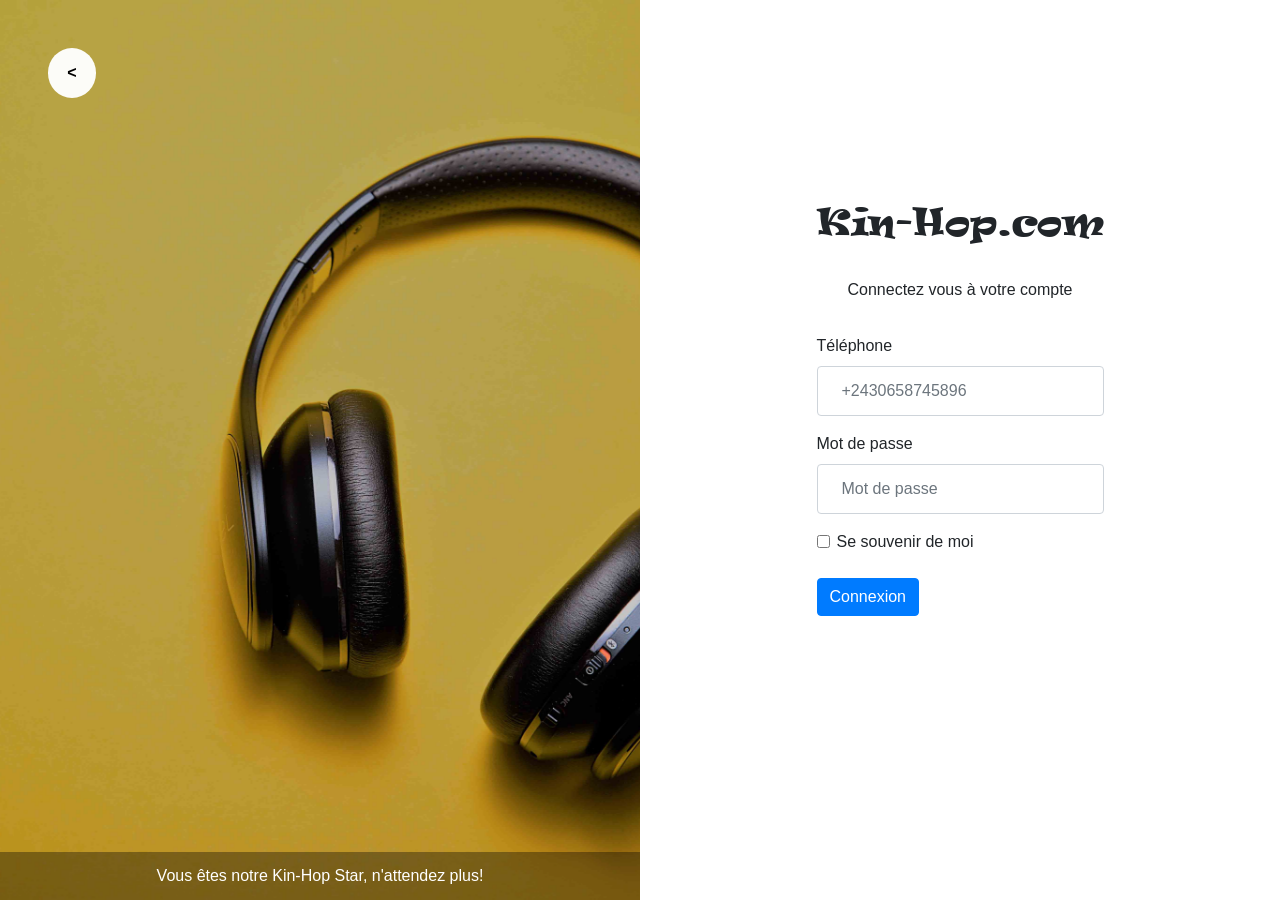
<file: assets/pages/login.html>
<!DOCTYPE html>
<html lang="en">

<head>
    <meta charset="UTF-8">
    <meta name="viewport" content="width=device-width, initial-scale=1.0">
    <title>Kin-Hop | Login</title>
    <link rel="stylesheet" href="../css/bootstrap.min.css">
    <link rel="stylesheet" href="../css/main.css">
    <link rel="stylesheet" href="../css/login.css">
</head>

<body>
    <a href="../../index.html" class="back-btn"><</a>
    <!-- <div class="mobile-navbar">
        <h4><span style="color:#0D5481;">Kin-</span><span style="color: red;">Hop</span>.com</h4>
        <button class="close-btn">X</button>
        <ul class="mobile-navbar__links">
            <li class="mobile-navbar__links-item">
                <svg class="">
                    <use href="../img/symbol-defs2.svg#icon-home"></use>
                </svg>
                <a href="../../index.html">Accueil</a>
            </li>
            <li class="mobile-navbar__links-item">
                <svg class="">
                    <use href="../img/symbol-defs2.svg#icon-share"></use>
                </svg>
                <a href="news.html">Publier</a>
            </li>
            <li class="mobile-navbar__links-item">
                <svg class="">
                    <use href="../img/symbol-defs2.svg#icon-share"></use>
                </svg>
                <a href="news.html">Buzz</a>
            </li>
            <li class="mobile-navbar__links-item">
                <svg class="">
                    <use href="../img/symbol-defs.svg#icon-info"></use>
                </svg>
                <a href="news.html">News</a>
            </li>
            <li class="mobile-navbar__links-item">
                <svg class="">
                    <use href="../img/symbol-defs.svg#icon-info"></use>
                </svg>
                <a href="news.html">Culture</a>
            </li>
            <li class="mobile-navbar__links-item">
                <svg class="">
                    <use href="../img/symbol-defs3.svg#icon-enter"></use>
                </svg>
                <a href="login.html">Connexion</a>
            </li>
            <li class="mobile-navbar__links-item">
                <svg class="">
                    <use href="../img/symbol-defs3.svg#icon-user-plus"></use>
                </svg>
                <a href="register.html">Inscription</a>
            </li>
            <li class="mobile-navbar__links-item">
                <svg class="">
                    <use href="../img/symbol-defs3.svg#icon-exit"></use>
                </svg>
                <a href="register.html">Déconnexion</a>
            </li>
            
        </ul>
    </div>
    <nav class="navbar">
        <div class="navbar__logo">
            <img src="../img/logokh.jpg" alt="">
        </div>
        <ul class="navbar__links">
            <li class="navbar__links-item selected-link">
                <a href="../../index.html">Accueil</a>
            </li>
            <li class="navbar__links-item">
                <a href="publier.html">Publier</a>
            </li>
            <li class="navbar__links-item">
                <a href="buzz.html">Buzz</a>
            </li>
            <li class="navbar__links-item">
                <a href="news.html">News</a>
            </li>
            <li class="navbar__links-item">
                <a href="culture.html">Culture</a>
            </li>
        </ul>
        <div class="navbar__btn">
            <div>
                <a href="login.html" class="navbar__btn-connexion">Connexion</a>
                <span>OU</span>
                <a href="register.html" class="navbar__btn-subscription">Inscription</a>
            </div>
            <svg class="navbar__btn-user-icon">
                <use href="../img/symbol-defs.svg#icon-user"></use>
            </svg>
            <img class="green-bubble" src="../img/NovotedCopie.jpg" alt="">
            <svg class="search-form-search-user">
				<use xlink:href="icomoon/symbol-defs.svg#icon-user"></use>
			</svg> -->
            <!-- <img class="navbar__btn-user-icon" src="assets/img/user.svg" alt="">
        </div>
        <button class="navbar__toggle-btn">
            <img id="toggle_btn" src="../img/nav_icon.svg" alt="" >
        </button>
    </nav> -->
    <div class="page-container">
        <div class="left-part">
            <span>Vous êtes notre Kin-Hop Star, n'attendez plus!</span>
        </div>
        <div class="right-part">
            <div class="dark-container">
                <div>
                    <h1 class="title"><span>Kin-</span><span>Hop</span>.com</h1>
                    <span class="message">Connectez vous à votre compte</span>
                    <form>
                        <div class="form-group">
                            <label for="tel">Téléphone</label>
                            <input type="email" class="form-control" id="tel" placeholder="+2430658745896">
                        </div>
                        <div class="form-group">
                            <label for="exampleInputPassword1">Mot de passe</label>
                            <input type="password" class="form-control" id="exampleInputPassword1"
                                placeholder="Mot de passe">
                        </div>
                        <div class="form-check">
                            <input type="checkbox" class="form-check-input" id="exampleCheck1">
                            <span class="form-check-label" for="exampleCheck1">Se souvenir de moi</span>
                        </div>
                        <button type="submit" class="btn btn-primary mt-4">Connexion</button>
                    </form>
                    <div class="mt-3"><a href="./reset_password.html">Mot de passe oublié</a></div>
                    <div class="mt-3"><a href="./register.html">Créer un compte</a></div>
                </div>
            </div>
        </div>
    </div>
    <script src="../js/anime.min.js"></script>
    <script src="../js/bootstrap.min.js"></script>
</body>

</html>
</file>
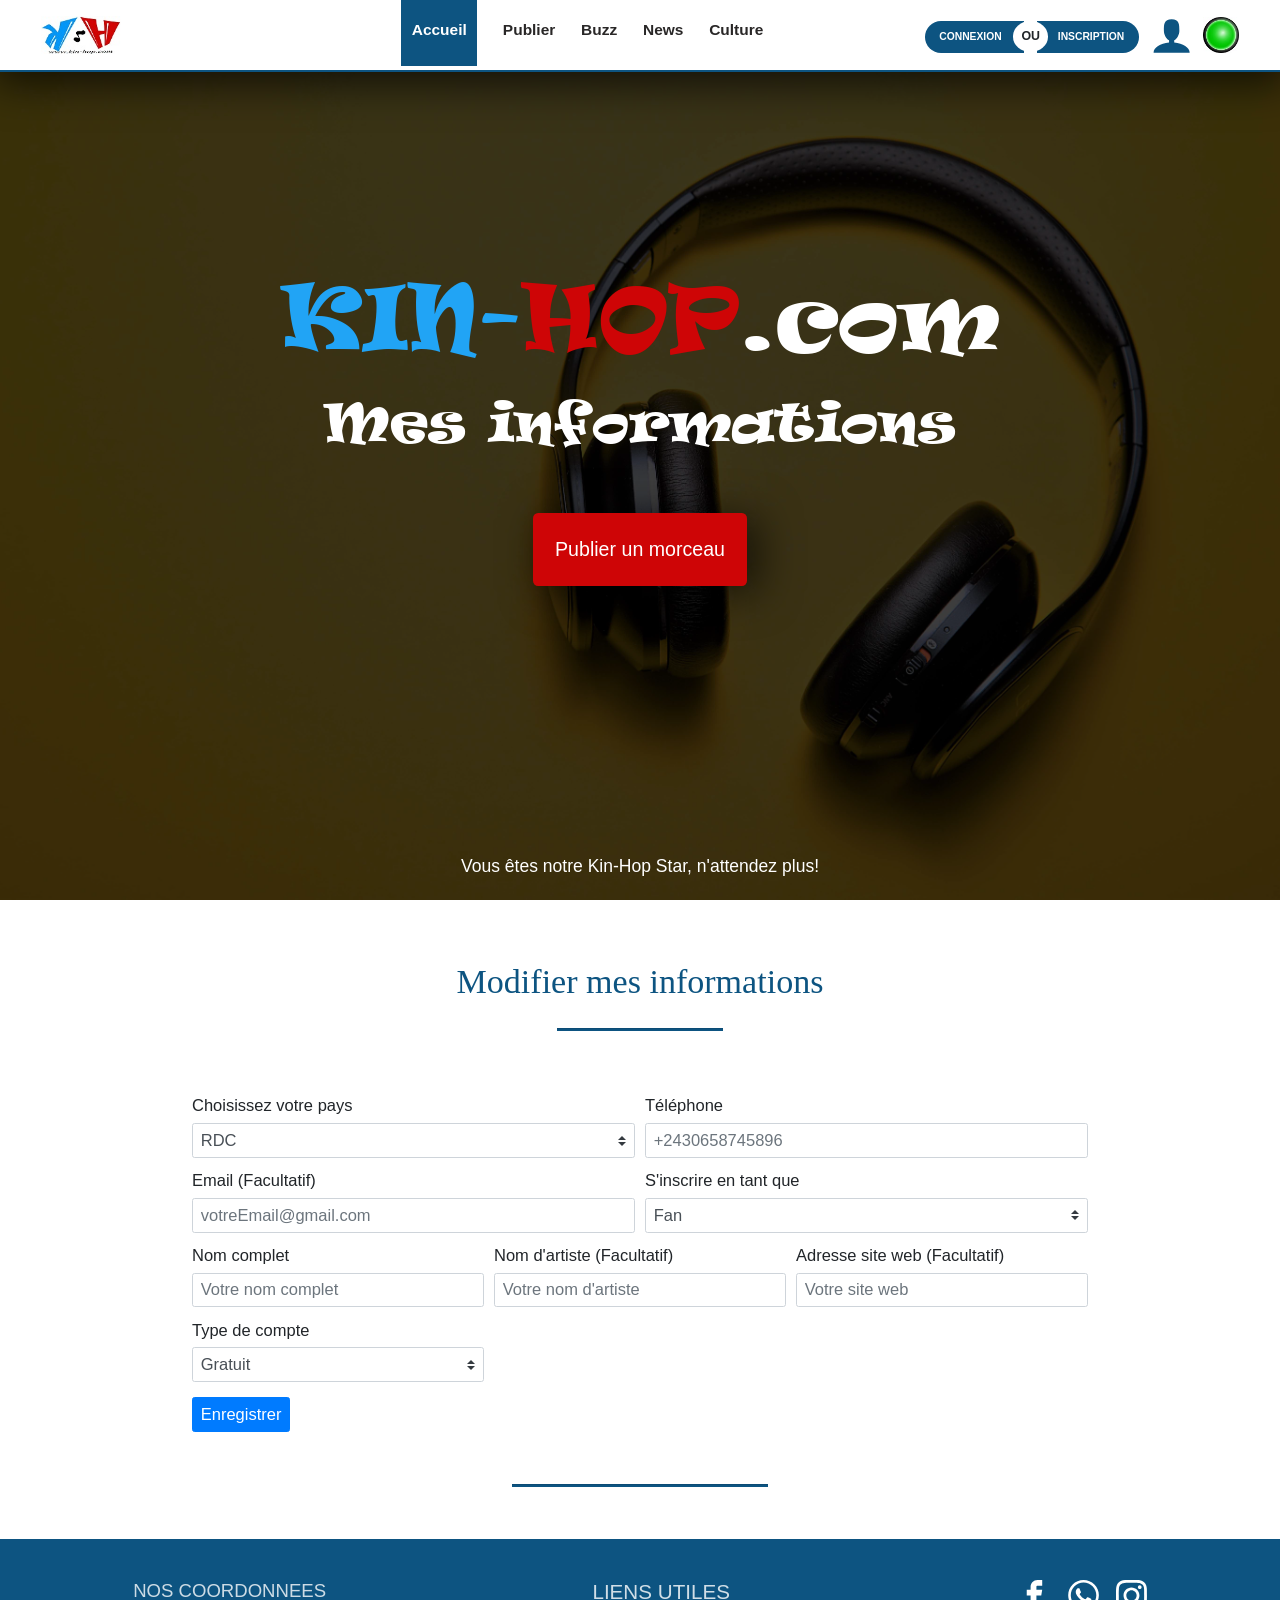
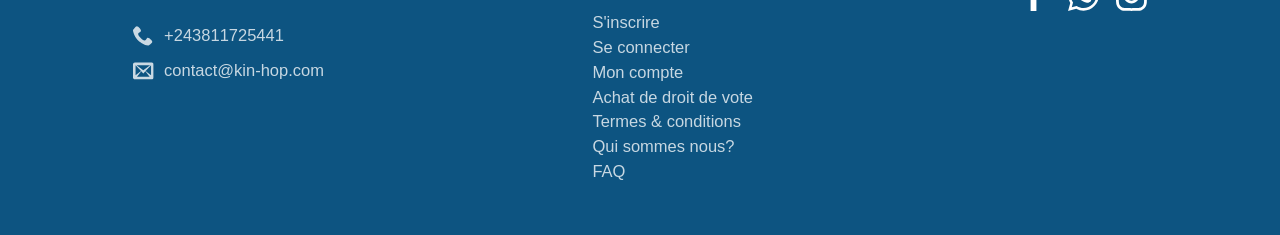
<file: assets/pages/modify_info.html>
<!DOCTYPE html>
<html lang="en">

<head>
    <meta charset="UTF-8">
    <meta name="viewport" content="width=device-width, initial-scale=1.0">
    <title>Kin-Hop | Votez pour votre morceau préféré</title>
    <link rel="stylesheet" href="../css/bootstrap.min.css">
    <link rel="stylesheet" href="../css/main.css">
    <link rel="stylesheet" href="../css/modify_info.css">
    
    
</head>

<body>
    <div class="mobile-navbar">
        <h4><span style="color:#0D5481;">Kin-</span><span style="color: red;">Hop</span>.com</h4>
        <button class="close-btn">X</button>
        <ul class="mobile-navbar__links">
            <li class="mobile-navbar__links-item">
                <svg class="">
                    <use href="../img/symbol-defs2.svg#icon-home"></use>
                </svg>
                <a href="buzz.html">Accueil</a>
            </li>
            <li class="mobile-navbar__links-item">
                <svg class="">
                    <use href="../img/symbol-defs2.svg#icon-share"></use>
                </svg>
                <a href="publier.html">Publier</a>
            </li>
            <li class="mobile-navbar__links-item">
                <svg class="">
                    <use href="../img/symbol-defs2.svg#icon-share"></use>
                </svg>
                <a href="buzz.html">Buzz</a>
            </li>
            <li class="mobile-navbar__links-item">
                <svg class="">
                    <use href="../img/symbol-defs.svg#icon-info"></use>
                </svg>
                <a href="news.html">News</a>
            </li>
            <li class="mobile-navbar__links-item">
                <svg class="">
                    <use href="../img/symbol-defs.svg#icon-info"></use>
                </svg>
                <a href="culture.html">Culture</a>
            </li>
            <li class="mobile-navbar__links-item">
                <svg class="">
                    <use href="../img/symbol-defs.svg#icon-user"></use>
                </svg>
                <a href="profil.html">Mon profil</a>
            </li>
            <li class="mobile-navbar__links-item">
                <svg class="">
                    <use href="../img/symbol-defs3.svg#icon-enter"></use>
                </svg>
                <a href="login.html">Connexion</a>
            </li>
            <li class="mobile-navbar__links-item">
                <svg class="">
                    <use href="../img/symbol-defs3.svg#icon-user-plus"></use>
                </svg>
                <a href="register.html">Inscription</a>
            </li>
            <li class="mobile-navbar__links-item">
                <svg class="">
                    <use href="../img/symbol-defs3.svg#icon-exit"></use>
                </svg>
                <a href="register.html">Déconnexion</a>
            </li>

        </ul>
    </div>
    <nav class="navbar">
        <div class="navbar__logo">
            <a href="../../index.html">
                <img src="../img/logokh.jpg" alt="">
            </a>
        </div>
        <ul class="navbar__links">
            <li class="navbar__links-item selected-link">
                <a href="../../index.html">Accueil</a>
            </li>
            <li class="navbar__links-item">
                <a href="publier.html">Publier</a>
            </li>
            <li class="navbar__links-item">
                <a href="buzz.html">Buzz</a>
            </li>
            <li class="navbar__links-item">
                <a href="news.html">News</a>
            </li>
            <li class="navbar__links-item">
                <a href="culture.html">Culture</a>
            </li>
        </ul>
        <div class="navbar__btn">
            <div>
                <a href="login.html" class="navbar__btn-connexion">Connexion</a>
                <span>OU</span>
                <a href="register.html" class="navbar__btn-subscription">Inscription</a>
            </div>
            <a href="profil.html">
                <svg class="navbar__btn-user-icon">
                    <use href="../img/symbol-defs.svg#icon-user"></use>
                </svg>
            </a>
            <img class="green-bubble" src="../img/NovotedCopie.jpg" alt="">
            <!-- <svg class="search-form-search-user">
				<use xlink:href="icomoon/symbol-defs.svg#icon-user"></use>
			</svg> -->
            <!-- <img class="navbar__btn-user-icon" src="assets/img/user.svg" alt=""> -->
        </div>
        <button class="navbar__toggle-btn">
            <img id="toggle_btn" src="../img/nav_icon.svg" alt="">
        </button>
    </nav>
    <header class="hero" style="background-image: url(../img/c-d-x-PDX_a_82obo-unsplashrhh.jpg);">
        <div class="dark-container">
            <!-- <a href="#" class="vote-bubble"><img src="assets/img/NovotedCopie.jpg" alt=""></a> -->
            <div class="container">
                <button type="button" class="green-bubble-mobile-btn tooltip" title="Tooltip on bottom">
                    <img class="green-bubble-mobile-img" src="../img/NovotedCopie.jpg" alt="">
                    <span class="tooltiptext">Il vous reste 2 votes</span>
                </button>
                <h1 class="title"><span class="blue-font">KIN-</span><span class="red-font">HOP</span>.com</h1>
                <h1 class="title" style="font-size: 5rem; margin-top:2rem;">Mes informations</h1>

                <a href="publier.html" class="btn btn-red">Publier un morceau</a>
            </div>
            <span class="message">Vous êtes notre Kin-Hop Star, n'attendez plus!</span>
        </div>
    </header>
    <div class="subtitle-container">
        <div class="underlined-sub-title">
            <h2 class="sub-title">Modifier mes informations</h2>
            <hr>
        </div>
    </div>

    <div class="page-container">
        <div class="right-part">
            <div class="dark-container">
                <div>
                 
                    <form>
                        <div class="form-row">
                            <div class="form-group col-md-6">
                                <label for="country">Choisissez votre pays</label>
                                <select required class="form-control custom-select" id="country">
                                    <option>RDC</option>
                                    <option>Autres</option>
                                </select>
                            </div>
                            <div class="form-group col-md-6">
                                <label for="tel">Téléphone</label>
                                <input required type="tel" class="form-control" id="tel" placeholder="+2430658745896">
                            </div>
                        </div>
                        <div class="form-row">
                            <div class="form-group col-md-6">
                                <label for="email">Email (Facultatif)</label>
                                <input type="email" class="form-control" id="email" placeholder="votreEmail@gmail.com">
                            </div>
                            <div class="form-group col-md-6">
                                <label for="type">S'inscrire en tant que</label>
                                <select required class="form-control custom-select" id="type">
                                    <option>Fan</option>
                                    <option>Artiste/Groupe</option>
                                    <option>Agent artistique</option>
                                    <option>Manager d'artistes</option>
                                    <option>Producteur exécutif</option>
                                    <option>Producteur délégué</option>
                                </select>
                            </div>
                        </div>
                        <div class="form-row">
                            <div class="form-group col-md-4">
                                <label for="FullName">Nom complet</label>
                                <input type="text" class="form-control" id="fullName" placeholder="Votre nom complet">
                            </div>
                            <div class="form-group col-md-4">
                                <label for="artistName">Nom d'artiste (Facultatif) </label>
                                <input type="text" class="form-control" id="artistName"
                                    placeholder="Votre nom d'artiste">
                            </div>
                            <div class="form-group col-md-4">
                                <label for="websiteAdress">Adresse site web (Facultatif) </label>
                                <input type="text" class="form-control" id="websiteAdress" placeholder="Votre site web">
                            </div>
                        </div>
                        <div class="form-row">
                            <div class="form-group col-md-4">
                                <label for="accountType">Type de compte</label>
                                <select required class="form-control custom-select" id="accountType">
                                    <option>Gratuit</option>
                                    <option>Kin-Hop Star!</option>
                                </select>
                            </div>
                
                        </div>
                        
                        <button type="submit" class="btn btn-primary mt-2">Enregistrer</button>
                    </form>
                  
                </div>
            </div>
        </div>
    </div>

    


    <hr class="bottom-line">
    <footer class="footer">
        <div class="contact">
            <h4>NOS COORDONNEES </h4>
            <div>
                <svg class="share-icon">
                    <use href="../img/symbol-defs2.svg#icon-phone"></use>
                </svg>
                <span>+243811725441</span>
                </span>
            </div>
            <div>
                <svg class="share-icon">
                    <use href="../img/symbol-defs2.svg#icon-envelop"></use>
                </svg>
                <span>contact@kin-hop.com</span>
                </span>
            </div>
        </div>
        <ul class="links">
            <h4 style="font-size: 2rem; color:rgba(255, 255, 255, 0.808)">LIENS UTILES</h4>
            <li><a href="../pages/register.html">S'inscrire</a></li>
            <li><a href="../pages/login.html">Se connecter</a> </li>
            <li><a href="../pages/profil.html">Mon compte</a> </li>
            <li><a href="../pages/payment.html">Achat de droit de vote</a> </li>
            <li><a href="">Termes & conditions</a> </li>
            <li><a href="">Qui sommes nous?</a> </li>
            <li><a href="">FAQ</a> </li>
        </ul>
        <div class="social-media">
            <a href="">
                <span>
                    <svg class="share-icon">
                        <use href="../img/symbol-defs3.svg#icon-facebook"></use>
                    </svg>
                </span>
            </a>
            <a href="">
                <span>
                    <svg class="share-icon">
                        <use href="../img/symbol-defs3.svg#icon-whatsapp"></use>
                    </svg>
                </span>
            </a>
            <a href="">
                <span>
                    <svg class="share-icon">
                        <use href="../img/symbol-defs3.svg#icon-instagram"></use>
                    </svg>
                </span>
            </a>
        </div>
    </footer>
    <script src="../js/anime.min.js"></script>
    <script src="../js/main.js"></script>
</body>

</html>
</file>
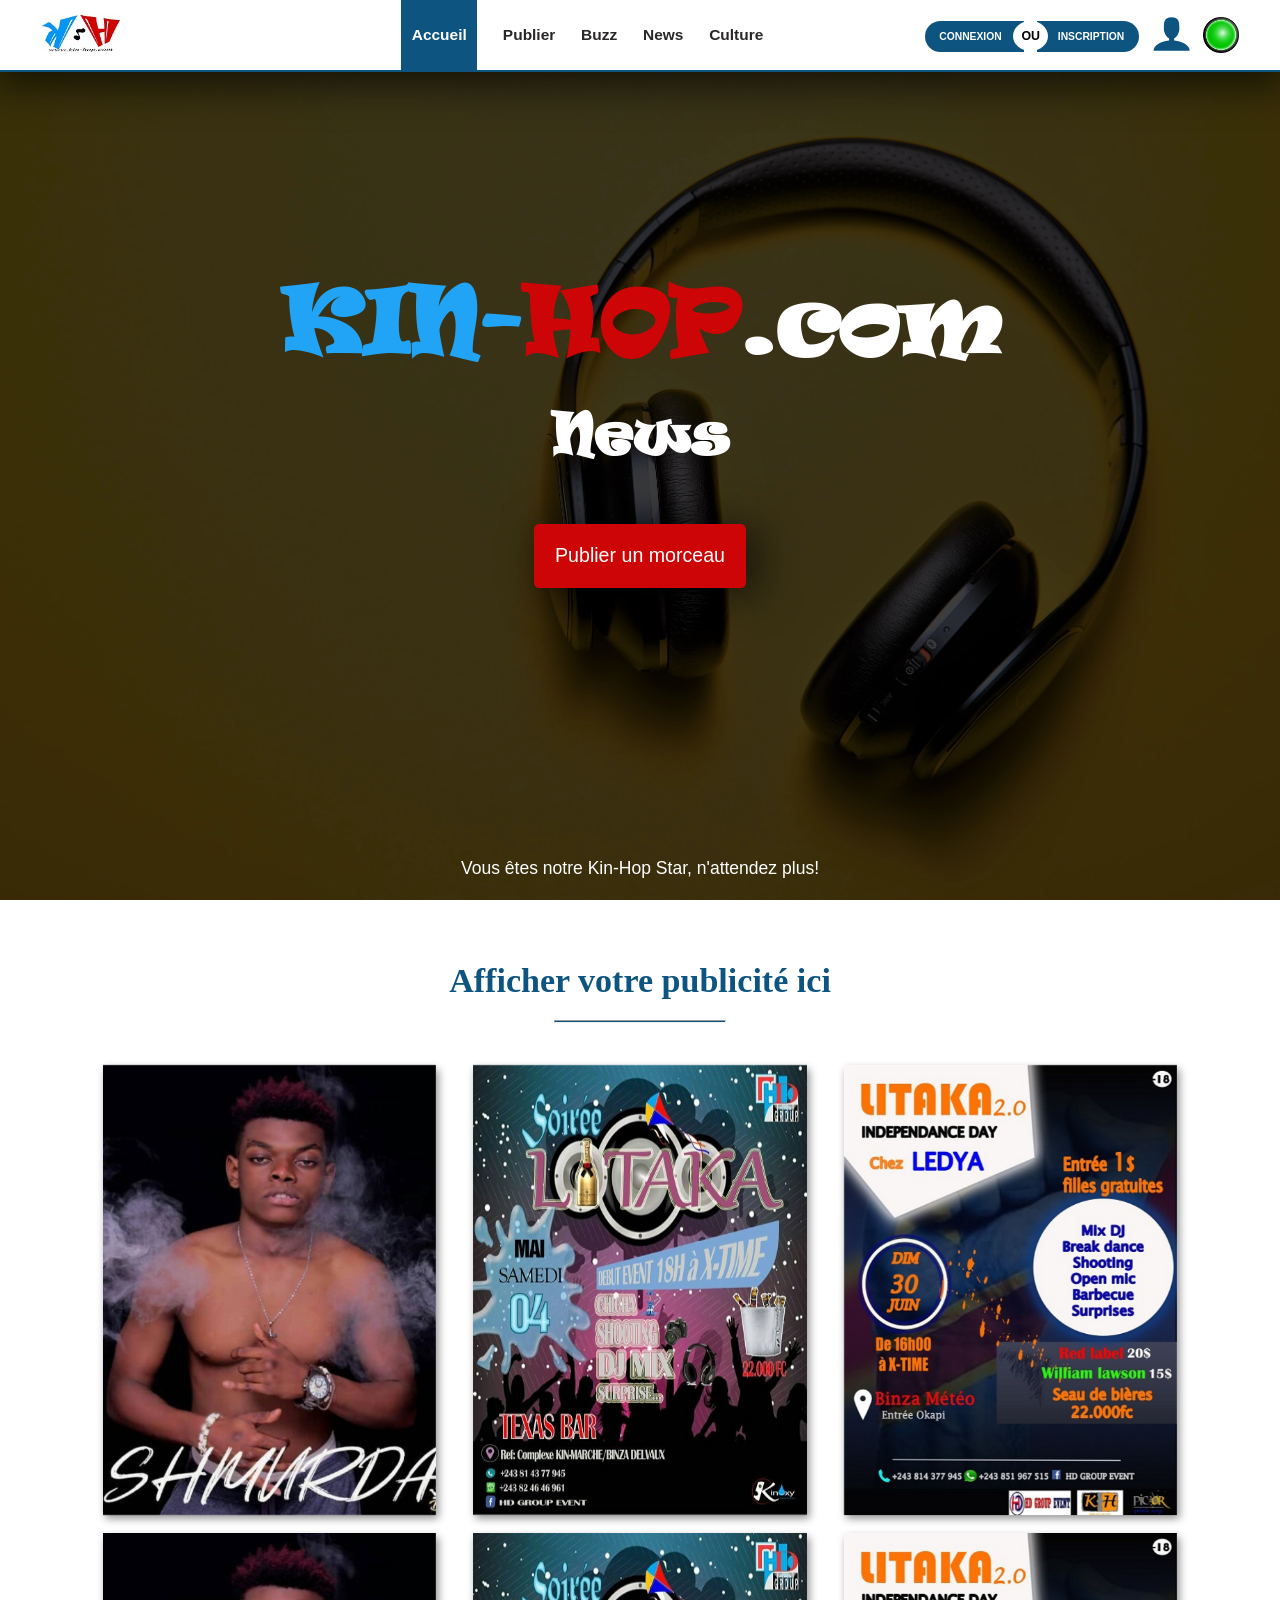
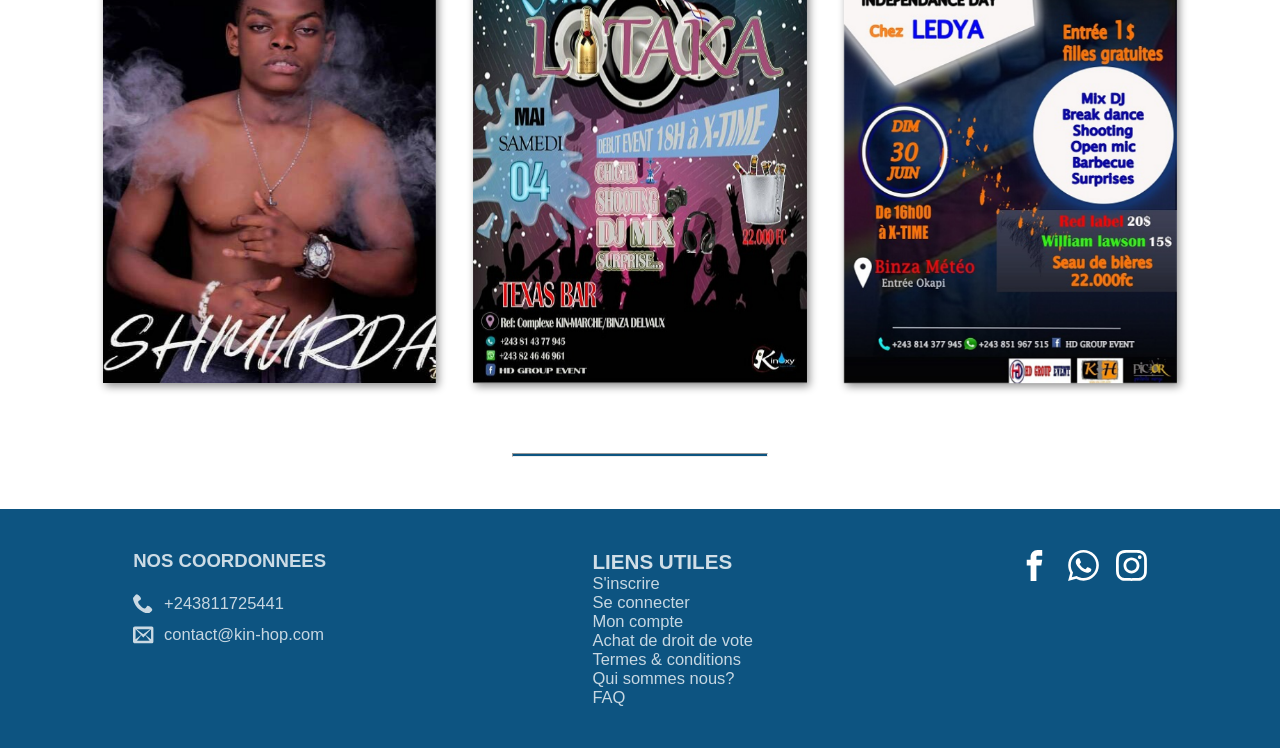
<file: assets/pages/news.html>
<!DOCTYPE html>
<html lang="en">

<head>
    <meta charset="UTF-8">
    <meta name="viewport" content="width=device-width, initial-scale=1.0">
    <title>Kin-Hop | Votez pour votre morceau préféré</title>
    <link rel="stylesheet" href="../css/main.css">
    <link rel="stylesheet" href="../css/news.css">
</head>

<body>
    <div class="mobile-navbar">
        <h4><span style="color:#0D5481;">Kin-</span><span style="color: red;">Hop</span>.com</h4>
        <button class="close-btn">X</button>
        <ul class="mobile-navbar__links">
            <li class="mobile-navbar__links-item">
                <svg class="">
                    <use href="../img/symbol-defs2.svg#icon-home"></use>
                </svg>
                <a href="buzz.html">Accueil</a>
            </li>
            <li class="mobile-navbar__links-item">
                <svg class="">
                    <use href="../img/symbol-defs2.svg#icon-share"></use>
                </svg>
                <a href="publier.html">Publier</a>
            </li>
            <li class="mobile-navbar__links-item">
                <svg class="">
                    <use href="../img/symbol-defs2.svg#icon-share"></use>
                </svg>
                <a href="buzz.html">Buzz</a>
            </li>
            <li class="mobile-navbar__links-item">
                <svg class="">
                    <use href="../img/symbol-defs.svg#icon-info"></use>
                </svg>
                <a href="news.html">News</a>
            </li>
            <li class="mobile-navbar__links-item">
                <svg class="">
                    <use href="../img/symbol-defs.svg#icon-info"></use>
                </svg>
                <a href="culture.html">Culture</a>
            </li>
            <li class="mobile-navbar__links-item">
                <svg class="">
                    <use href="../img/symbol-defs.svg#icon-user"></use>
                </svg>
                <a href="profil.html">Mon profil</a>
            </li>
            <li class="mobile-navbar__links-item">
                <svg class="">
                    <use href="../img/symbol-defs3.svg#icon-enter"></use>
                </svg>
                <a href="login.html">Connexion</a>
            </li>
            <li class="mobile-navbar__links-item">
                <svg class="">
                    <use href="../img/symbol-defs3.svg#icon-user-plus"></use>
                </svg>
                <a href="register.html">Inscription</a>
            </li>
            <li class="mobile-navbar__links-item">
                <svg class="">
                    <use href="../img/symbol-defs3.svg#icon-exit"></use>
                </svg>
                <a href="register.html">Déconnexion</a>
            </li>

        </ul>
    </div>
    <nav class="navbar">
        <div class="navbar__logo">
            <a href="../../index.html">
                <img src="../img/logokh.jpg" alt="">
            </a>
        </div>
        <ul class="navbar__links">
            <li class="navbar__links-item selected-link">
                <a href="../../index.html">Accueil</a>
            </li>
            <li class="navbar__links-item">
                <a href="publier.html">Publier</a>
            </li>
            <li class="navbar__links-item">
                <a href="buzz.html">Buzz</a>
            </li>
            <li class="navbar__links-item">
                <a href="news.html">News</a>
            </li>
            <li class="navbar__links-item">
                <a href="culture.html">Culture</a>
            </li>
        </ul>
        <div class="navbar__btn">
            <div>
                <a href="login.html" class="navbar__btn-connexion">Connexion</a>
                <span>OU</span>
                <a href="register.html" class="navbar__btn-subscription">Inscription</a>
            </div>
            <a href="profil.html">
                <svg class="navbar__btn-user-icon">
                    <use href="../img/symbol-defs.svg#icon-user"></use>
                </svg>
            </a>
            <img class="green-bubble" src="../img/NovotedCopie.jpg" alt="">
            <!-- <svg class="search-form-search-user">
				<use xlink:href="icomoon/symbol-defs.svg#icon-user"></use>
			</svg> -->
            <!-- <img class="navbar__btn-user-icon" src="assets/img/user.svg" alt=""> -->
        </div>
        <button class="navbar__toggle-btn">
            <img id="toggle_btn" src="../img/nav_icon.svg" alt="">
        </button>
    </nav>
    <header class="hero" style="background-image: url(../img/c-d-x-PDX_a_82obo-unsplashrhh.jpg);">
        <div class="dark-container">
            <!-- <a href="#" class="vote-bubble"><img src="assets/img/NovotedCopie.jpg" alt=""></a> -->
            <div class="container">
                <button type="button" class="green-bubble-mobile-btn tooltip" title="Tooltip on bottom">
                    <img class="green-bubble-mobile-img" src="../img/NovotedCopie.jpg" alt="">
                    <span class="tooltiptext">Il vous reste 2 votes</span>
                </button>
                <h1 class="title"><span class="blue-font">KIN-</span><span class="red-font">HOP</span>.com</h1>
                <h1 class="title" style="font-size: 5rem; margin-top:2rem;">News</h1>

                <a href="publier.html" class="btn btn-red">Publier un morceau</a>
            </div>
            <span class="message">Vous êtes notre Kin-Hop Star, n'attendez plus!</span>
        </div>
    </header>
    <div class="subtitle-container">
        <div class="underlined-sub-title">
            <h2 class="sub-title">Afficher votre publicité ici</h2>
            <hr>
        </div>
    </div>
    <section class="news-list-container">
        <div class="flip-card">
            <div class="flip-card-inner">
                <div class="flip-card-front">
                    <img src="../img/shmurda.jpg" alt="Avatar">
                </div>
                <div class="flip-card-back">
                    <h1>Info</h1>
                    <p>Lorem, ipsum dolor sit amet consectetur adipisicing elit. Modi, architecto eius unde, assumenda
                        nobis omnis dolorem non suscipit delectus sapiente repudiandae aliquid cupiditate reprehenderit
                        incidunt, id numquam? Consectetur, eligendi magni!</p>

                </div>
            </div>
        </div>
        <div class="flip-card">
            <div class="flip-card-inner">
                <div class="flip-card-front">
                    <img src="../img/soireelitaka.jpg" alt="Avatar">
                </div>
                <div class="flip-card-back">
                    <h1>Info</h1>
                    <p>Lorem, ipsum dolor sit amet consectetur adipisicing elit. Modi, architecto eius unde, assumenda
                        nobis omnis dolorem non suscipit delectus sapiente repudiandae aliquid cupiditate reprehenderit
                        incidunt, id numquam? Consectetur, eligendi magni!</p>

                </div>
            </div>
        </div>
        <div class="flip-card">
            <div class="flip-card-inner">
                <div class="flip-card-front">
                    <img src="../img/soireelitaka20.jpg" alt="Avatar">
                </div>
                <div class="flip-card-back">
                    <h1>Info</h1>
                    <p>Lorem, ipsum dolor sit amet consectetur adipisicing elit. Modi, architecto eius unde, assumenda
                        nobis omnis dolorem non suscipit delectus sapiente repudiandae aliquid cupiditate reprehenderit
                        incidunt, id numquam? Consectetur, eligendi magni!</p>

                </div>
            </div>
        </div>
        <div class="flip-card">
            <div class="flip-card-inner">
                <div class="flip-card-front">
                    <img src="../img/shmurda.jpg" alt="Avatar">
                </div>
                <div class="flip-card-back">
                    <h1>Info</h1>
                    <p>Lorem, ipsum dolor sit amet consectetur adipisicing elit. Modi, architecto eius unde, assumenda
                        nobis omnis dolorem non suscipit delectus sapiente repudiandae aliquid cupiditate reprehenderit
                        incidunt, id numquam? Consectetur, eligendi magni!</p>

                </div>
            </div>
        </div>
        <div class="flip-card">
            <div class="flip-card-inner">
                <div class="flip-card-front">
                    <img src="../img/soireelitaka.jpg" alt="Avatar">
                </div>
                <div class="flip-card-back">
                    <h1>Info</h1>
                    <p>Lorem, ipsum dolor sit amet consectetur adipisicing elit. Modi, architecto eius unde, assumenda
                        nobis omnis dolorem non suscipit delectus sapiente repudiandae aliquid cupiditate reprehenderit
                        incidunt, id numquam? Consectetur, eligendi magni!</p>

                </div>
            </div>
        </div>
        <div class="flip-card">
            <div class="flip-card-inner">
                <div class="flip-card-front">
                    <img src="../img/soireelitaka20.jpg" alt="Avatar">
                </div>
                <div class="flip-card-back">
                    <h1>Info</h1>
                    <p>Lorem, ipsum dolor sit amet consectetur adipisicing elit. Modi, architecto eius unde, assumenda
                        nobis omnis dolorem non suscipit delectus sapiente repudiandae aliquid cupiditate reprehenderit
                        incidunt, id numquam? Consectetur, eligendi magni!</p>

                </div>
            </div>
        </div>


    </section>
    <hr class="bottom-line">
    <footer class="footer">
        <div class="contact">
            <h4>NOS COORDONNEES </h4>
            <div>
                <svg class="share-icon">
                    <use href="../img/symbol-defs2.svg#icon-phone"></use>
                </svg>
                <span>+243811725441</span>
                </span>
            </div>
            <div>
                <svg class="share-icon">
                    <use href="../img/symbol-defs2.svg#icon-envelop"></use>
                </svg>
                <span>contact@kin-hop.com</span>
                </span>
            </div>
        </div>
        <ul class="links">
            <h4 style="font-size: 2rem; color:rgba(255, 255, 255, 0.808)">LIENS UTILES</h4>
            <li><a href="../pages/register.html">S'inscrire</a></li>
            <li><a href="../pages/login.html">Se connecter</a> </li>
            <li><a href="../pages/profil.html">Mon compte</a> </li>
            <li><a href="../pages/payment.html">Achat de droit de vote</a> </li>
            <li><a href="">Termes & conditions</a> </li>
            <li><a href="">Qui sommes nous?</a> </li>
            <li><a href="">FAQ</a> </li>
        </ul>
        <div class="social-media">
            <a href="">
                <span>
                    <svg class="share-icon">
                        <use href="../img/symbol-defs3.svg#icon-facebook"></use>
                    </svg>
                </span>
            </a>
            <a href="">
                <span>
                    <svg class="share-icon">
                        <use href="../img/symbol-defs3.svg#icon-whatsapp"></use>
                    </svg>
                </span>
            </a>
            <a href="">
                <span>
                    <svg class="share-icon">
                        <use href="../img/symbol-defs3.svg#icon-instagram"></use>
                    </svg>
                </span>
            </a>
        </div>
    </footer>
    <script src="../js/anime.min.js"></script>
    <script src="../js/main.js"></script>
</body>

</html>
</file>
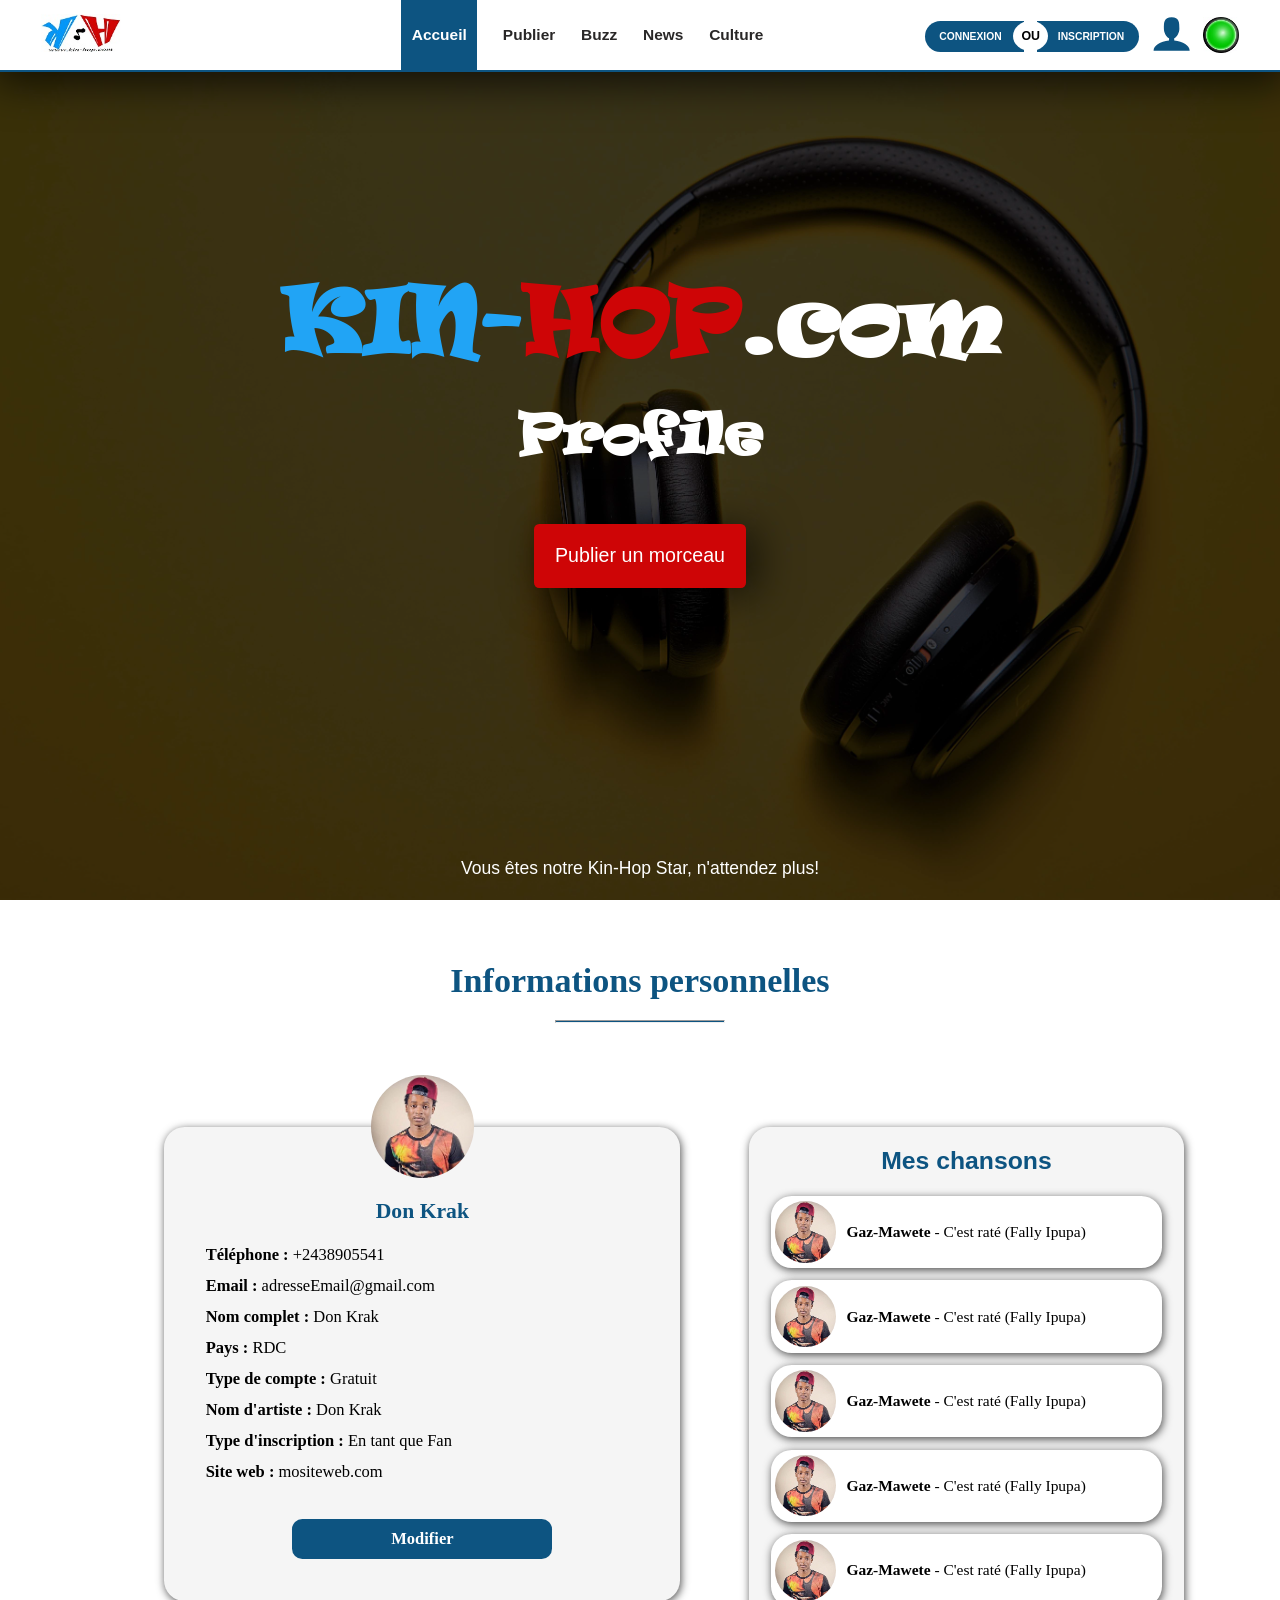
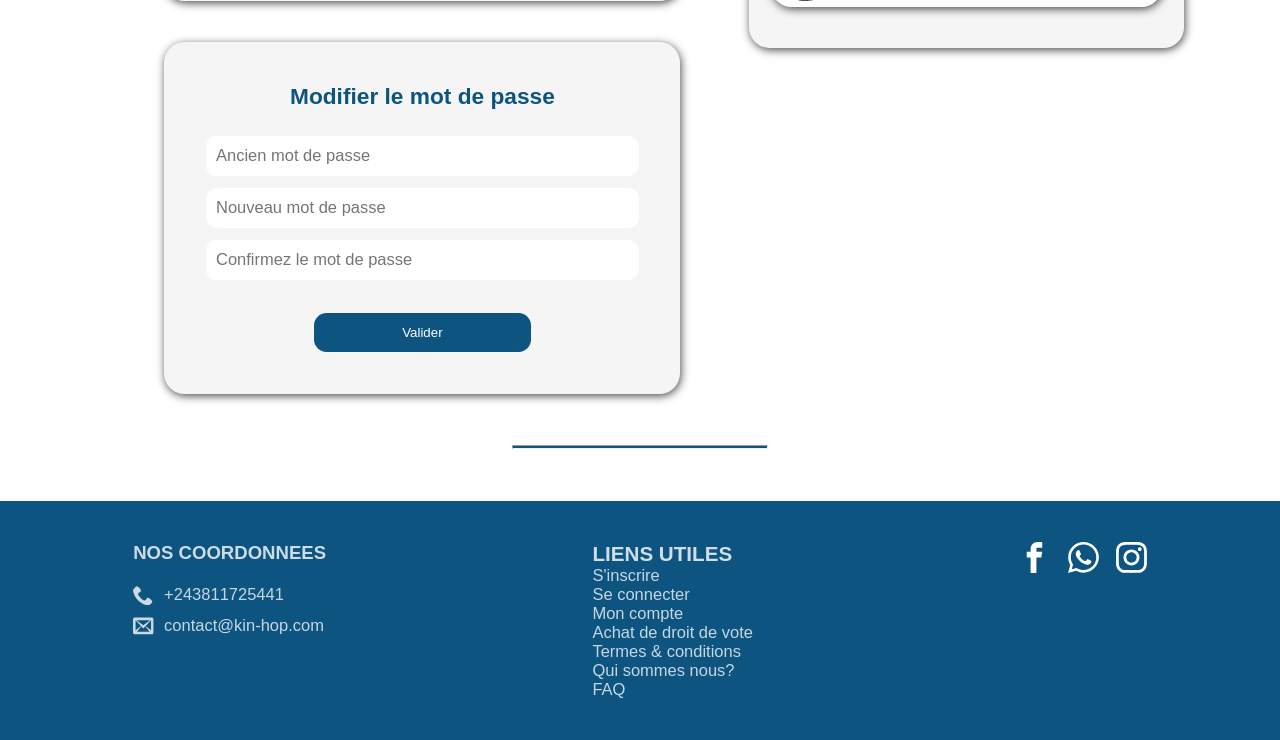
<file: assets/pages/profil.html>
<!DOCTYPE html>
<html lang="en">

<head>
    <meta charset="UTF-8">
    <meta name="viewport" content="width=device-width, initial-scale=1.0">
    <title>Kin-Hop | Votez pour votre morceau préféré</title>
    <link rel="stylesheet" href="../css/main.css">
    <link rel="stylesheet" href="../css/profil.css">
</head>

<body>
    <div class="mobile-navbar">
        <h4><span style="color:#0D5481;">Kin-</span><span style="color: red;">Hop</span>.com</h4>
        <button class="close-btn">X</button>
        <ul class="mobile-navbar__links">
            <li class="mobile-navbar__links-item">
                <svg class="">
                    <use href="../img/symbol-defs2.svg#icon-home"></use>
                </svg>
                <a href="../../index.html">Accueil</a>
            </li>
            <li class="mobile-navbar__links-item">
                <svg class="">
                    <use href="../img/symbol-defs2.svg#icon-share"></use>
                </svg>
                <a href="publier.html">Publier</a>
            </li>
            <li class="mobile-navbar__links-item">
                <svg class="">
                    <use href="../img/symbol-defs2.svg#icon-share"></use>
                </svg>
                <a href="buzz.html">Buzz</a>
            </li>
            <li class="mobile-navbar__links-item">
                <svg class="">
                    <use href="../img/symbol-defs.svg#icon-info"></use>
                </svg>
                <a href="news.html">News</a>
            </li>
            <li class="mobile-navbar__links-item">
                <svg class="">
                    <use href="../img/symbol-defs.svg#icon-info"></use>
                </svg>
                <a href="culture.html">Culture</a>
            </li>
            <li class="mobile-navbar__links-item">
                <svg class="">
                    <use href="../img/symbol-defs.svg#icon-user"></use>
                </svg>
                <a href="profil.html">Mon profil</a>
            </li>
            <li class="mobile-navbar__links-item">
                <svg class="">
                    <use href="../img/symbol-defs3.svg#icon-enter"></use>
                </svg>
                <a href="login.html">Connexion</a>
            </li>
            <li class="mobile-navbar__links-item">
                <svg class="">
                    <use href="../img/symbol-defs3.svg#icon-user-plus"></use>
                </svg>
                <a href="register.html">Inscription</a>
            </li>
            <li class="mobile-navbar__links-item">
                <svg class="">
                    <use href="../img/symbol-defs3.svg#icon-exit"></use>
                </svg>
                <a href="register.html">Déconnexion</a>
            </li>

        </ul>
    </div>
    <nav class="navbar">
        <div class="navbar__logo">
            <a href="../../index.html">
                <img src="../img/logokh.jpg" alt="">
            </a>
        </div>
        <ul class="navbar__links">
            <li class="navbar__links-item selected-link">
                <a href="../../index.html">Accueil</a>
            </li>
            <li class="navbar__links-item">
                <a href="publier.html">Publier</a>
            </li>
            <li class="navbar__links-item">
                <a href="buzz.html">Buzz</a>
            </li>
            <li class="navbar__links-item">
                <a href="news.html">News</a>
            </li>
            <li class="navbar__links-item">
                <a href="culture.html">Culture</a>
            </li>
        </ul>
        <div class="navbar__btn">
            <div>
                <a href="login.html" class="navbar__btn-connexion">Connexion</a>
                <span>OU</span>
                <a href="register.html" class="navbar__btn-subscription">Inscription</a>
            </div>
            <a href="profil.html">
                <svg class="navbar__btn-user-icon">
                    <use href="../img/symbol-defs.svg#icon-user"></use>
                </svg>
            </a>
            <img class="green-bubble" src="../img/NovotedCopie.jpg" alt="">
            <!-- <svg class="search-form-search-user">
				<use xlink:href="icomoon/symbol-defs.svg#icon-user"></use>
			</svg> -->
            <!-- <img class="navbar__btn-user-icon" src="assets/img/user.svg" alt=""> -->
        </div>
        <button class="navbar__toggle-btn">
            <img id="toggle_btn" src="../img/nav_icon.svg" alt="">
        </button>
    </nav>
    <header class="hero" style="background-image: url(../img/c-d-x-PDX_a_82obo-unsplashrhh.jpg);">
        <div class="dark-container">
            <!-- <a href="#" class="vote-bubble"><img src="assets/img/NovotedCopie.jpg" alt=""></a> -->
            <div class="container">
                <button type="button" class="green-bubble-mobile-btn tooltip" title="Tooltip on bottom">
                    <img class="green-bubble-mobile-img" src="../img/NovotedCopie.jpg" alt="">
                    <span class="tooltiptext">Il vous reste 2 votes</span>
                </button>
                <h1 class="title"><span class="blue-font">KIN-</span><span class="red-font">HOP</span>.com</h1>
                <h1 class="title" style="font-size: 5rem; margin-top:2rem;">Profile</h1>

                <a href="publier.html" class="btn btn-red">Publier un morceau</a>
            </div>
            <span class="message">Vous êtes notre Kin-Hop Star, n'attendez plus!</span>
        </div>
    </header>
    <div class="subtitle-container">
        <div class="underlined-sub-title">
            <h2 class="sub-title">Informations personnelles</h2>
            <hr>
        </div>
    </div>

    <section class="profile-container">
        <div class="left-part">
            <div class="card-info">
                <div class="profil__img">
                    <img src="../img/IMG_0975Copie.JPG" alt="">
                    <span class="name">Don Krak</span>
                </div>
                <ul class="info-list">
                    <li class="info-list-item"><b>Téléphone : </b>+2438905541</li>
                    <li class="info-list-item"><b>Email : </b>adresseEmail@gmail.com</li>
                    <li class="info-list-item"><b>Nom complet : </b> Don Krak</li>
                    <li class="info-list-item"><b>Pays : </b> RDC</li>
                    <li class="info-list-item"><b>Type de compte : </b>Gratuit</li>
                    <li class="info-list-item"><b>Nom d'artiste : </b>Don Krak</li>
                    <li class="info-list-item"><b>Type d'inscription : </b>En tant que Fan</li>
                    <li class="info-list-item"><b>Site web : </b>mositeweb.com</li>
                </ul>
                <a class="btn-modify-info" href="modify_info.html">Modifier</a>
            </div>
            <div class="card-password">
                <h5>Modifier le mot de passe</h5>
                <form action="">
                    <input type="password" name="" id="" placeholder="Ancien mot de passe">
                    <input type="password" name="" id="" placeholder="Nouveau mot de passe">
                    <input type="password" name="" id="" placeholder="Confirmez le mot de passe">

                    <button type="submit">Valider</button>
                </form>
            </div>
        </div>
        <div class="right-part">
            <div class="container">
                <h5>Mes chansons</h5>
                <div class="song">
                    <img src="../img/IMG_0975Copie.JPG" alt="">
                    <span class="title"><b class="artist-name">Gaz-Mawete</b> - C'est raté (Fally Ipupa)</span>
                </div>
                <div class="song">
                    <img src="../img/IMG_0975Copie.JPG" alt="">
                    <span class="title"><b class="artist-name">Gaz-Mawete</b> - C'est raté (Fally Ipupa)</span>
                </div>
                <div class="song">
                    <img src="../img/IMG_0975Copie.JPG" alt="">
                    <span class="title"><b class="artist-name">Gaz-Mawete</b> - C'est raté (Fally Ipupa)</span>
                </div>
                <div class="song">
                    <img src="../img/IMG_0975Copie.JPG" alt="">
                    <span class="title"><b class="artist-name">Gaz-Mawete</b> - C'est raté (Fally Ipupa)</span>
                </div>
                <div class="song">
                    <img src="../img/IMG_0975Copie.JPG" alt="">
                    <span class="title"><b class="artist-name">Gaz-Mawete</b> - C'est raté (Fally Ipupa)</span>
                </div>
            </div>
        </div>

    </section>


    <hr class="bottom-line">
    <footer class="footer">
        <div class="contact">
            <h4>NOS COORDONNEES </h4>
            <div>
                <svg class="share-icon">
                    <use href="../img/symbol-defs2.svg#icon-phone"></use>
                </svg>
                <span>+243811725441</span>
                </span>
            </div>
            <div>
                <svg class="share-icon">
                    <use href="../img/symbol-defs2.svg#icon-envelop"></use>
                </svg>
                <span>contact@kin-hop.com</span>
                </span>
            </div>
        </div>
        <ul class="links">
            <h4 style="font-size: 2rem; color:rgba(255, 255, 255, 0.808)">LIENS UTILES</h4>
            <li><a href="../pages/register.html">S'inscrire</a></li>
            <li><a href="../pages/login.html">Se connecter</a> </li>
            <li><a href="../pages/profil.html">Mon compte</a> </li>
            <li><a href="../pages/payment.html">Achat de droit de vote</a> </li>
            <li><a href="">Termes & conditions</a> </li>
            <li><a href="">Qui sommes nous?</a> </li>
            <li><a href="">FAQ</a> </li>
        </ul>
        <div class="social-media">
            <a href="">
                <span>
                    <svg class="share-icon">
                        <use href="../img/symbol-defs3.svg#icon-facebook"></use>
                    </svg>
                </span>
            </a>
            <a href="">
                <span>
                    <svg class="share-icon">
                        <use href="../img/symbol-defs3.svg#icon-whatsapp"></use>
                    </svg>
                </span>
            </a>
            <a href="">
                <span>
                    <svg class="share-icon">
                        <use href="../img/symbol-defs3.svg#icon-instagram"></use>
                    </svg>
                </span>
            </a>
        </div>
    </footer>
    <script src="../js/anime.min.js"></script>
    <script src="../js/main.js"></script>
</body>

</html>
</file>
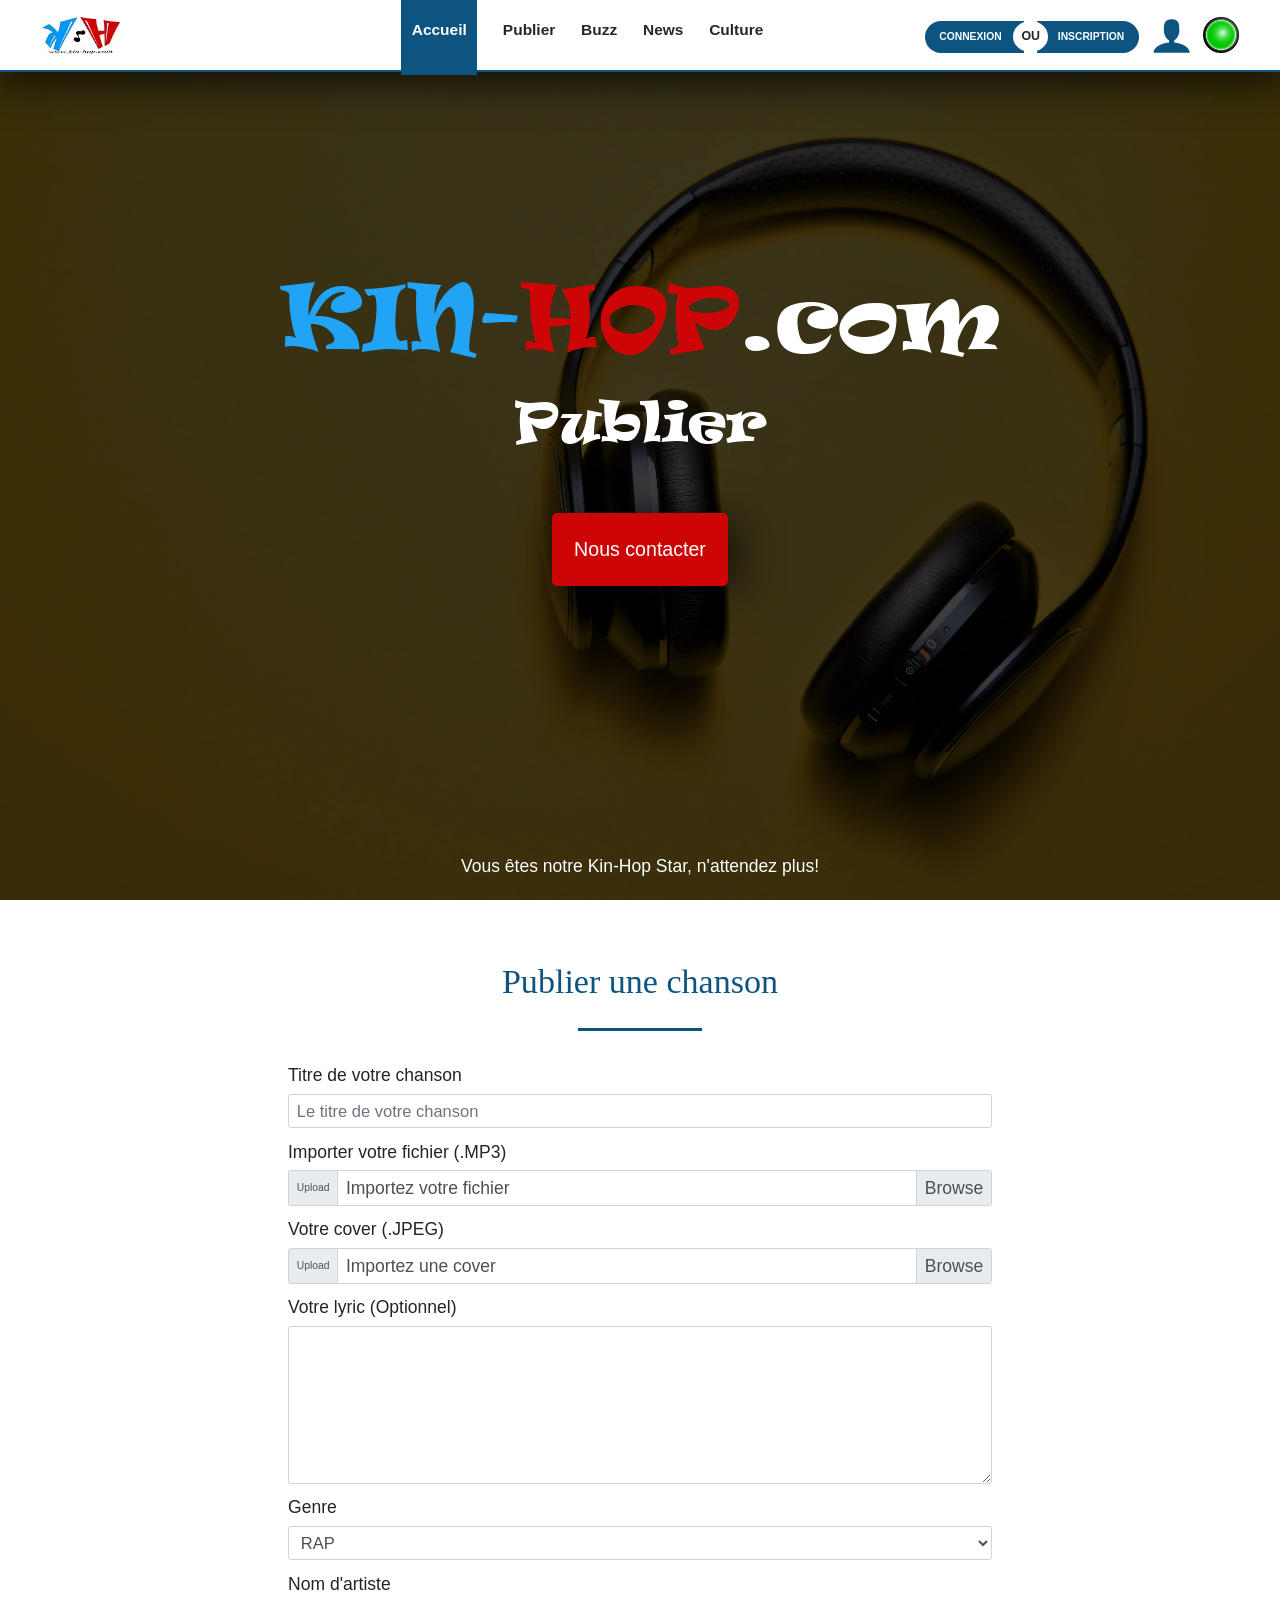
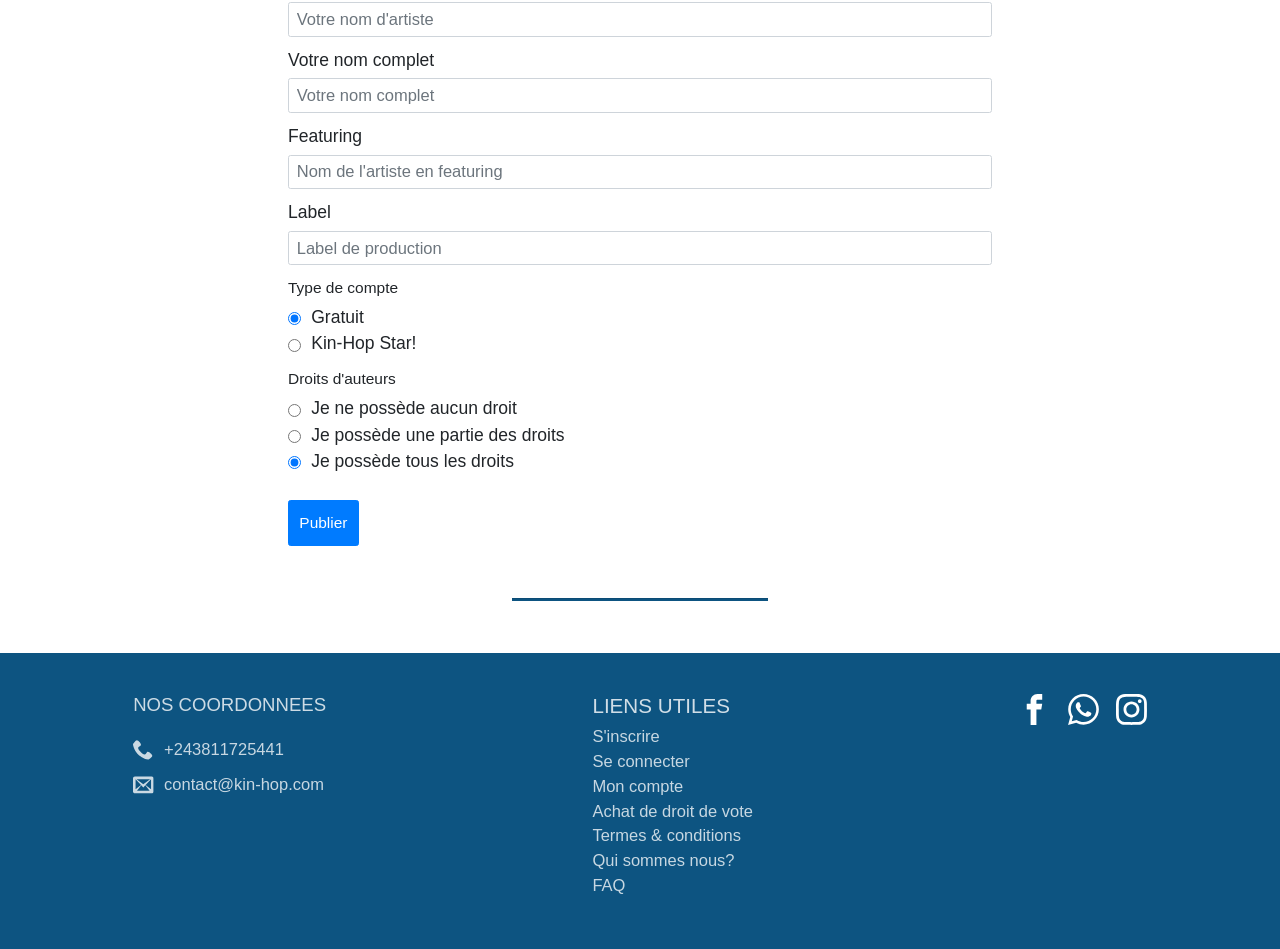
<file: assets/pages/publier.html>
<!DOCTYPE html>
<html lang="en">

<head>
    <meta charset="UTF-8">
    <meta name="viewport" content="width=device-width, initial-scale=1.0">
    <title>Kin-Hop | Votez pour votre morceau préféré</title>
    <script src="../js/jquery-3.2.1.min.js"></script>
    <link rel="stylesheet" href="../css/bootstrap.min.css">
    <link rel="stylesheet" href="../css/main.css">
    <link rel="stylesheet" href="../css/publier.css">
</head>

<body>
    <div class="mobile-navbar">
        <h4><span style="color:#0D5481;">Kin-</span><span style="color: red;">Hop</span>.com</h4>
        <button class="close-btn">X</button>
        <ul class="mobile-navbar__links">
            <li class="mobile-navbar__links-item">
                <svg class="">
                    <use href="../img/symbol-defs2.svg#icon-home"></use>
                </svg>
                <a href="buzz.html">Accueil</a>
            </li>
            <li class="mobile-navbar__links-item">
                <svg class="">
                    <use href="../img/symbol-defs2.svg#icon-share"></use>
                </svg>
                <a href="publier.html">Publier</a>
            </li>
            <li class="mobile-navbar__links-item">
                <svg class="">
                    <use href="../img/symbol-defs2.svg#icon-share"></use>
                </svg>
                <a href="buzz.html">Buzz</a>
            </li>
            <li class="mobile-navbar__links-item">
                <svg class="">
                    <use href="../img/symbol-defs.svg#icon-info"></use>
                </svg>
                <a href="news.html">News</a>
            </li>
            <li class="mobile-navbar__links-item">
                <svg class="">
                    <use href="../img/symbol-defs.svg#icon-info"></use>
                </svg>
                <a href="culture.html">Culture</a>
            </li>
            <li class="mobile-navbar__links-item">
                <svg class="">
                    <use href="../img/symbol-defs.svg#icon-user"></use>
                </svg>
                <a href="profil.html">Mon profil</a>
            </li>
            <li class="mobile-navbar__links-item">
                <svg class="">
                    <use href="../img/symbol-defs3.svg#icon-enter"></use>
                </svg>
                <a href="login.html">Connexion</a>
            </li>
            <li class="mobile-navbar__links-item">
                <svg class="">
                    <use href="../img/symbol-defs3.svg#icon-user-plus"></use>
                </svg>
                <a href="register.html">Inscription</a>
            </li>
            <li class="mobile-navbar__links-item">
                <svg class="">
                    <use href="../img/symbol-defs3.svg#icon-exit"></use>
                </svg>
                <a href="register.html">Déconnexion</a>
            </li>

        </ul>
    </div>
    <nav class="navbar">
        <div class="navbar__logo">
            <a href="../../index.html">
                <img src="../img/logokh.jpg" alt="">
            </a>
        </div>
        <ul class="navbar__links">
            <li class="navbar__links-item selected-link">
                <a href="../../index.html">Accueil</a>
            </li>
            <li class="navbar__links-item">
                <a href="publier.html">Publier</a>
            </li>
            <li class="navbar__links-item">
                <a href="buzz.html">Buzz</a>
            </li>
            <li class="navbar__links-item">
                <a href="news.html">News</a>
            </li>
            <li class="navbar__links-item">
                <a href="culture.html">Culture</a>
            </li>
        </ul>
        <div class="navbar__btn">
            <div>
                <a href="login.html" class="navbar__btn-connexion">Connexion</a>
                <span>OU</span>
                <a href="register.html" class="navbar__btn-subscription">Inscription</a>
            </div>
            <a href="profil.html">
                <svg class="navbar__btn-user-icon">
                    <use href="../img/symbol-defs.svg#icon-user"></use>
                </svg>
            </a>
            <img class="green-bubble" src="../img/NovotedCopie.jpg" alt="">
            <!-- <svg class="search-form-search-user">
				<use xlink:href="icomoon/symbol-defs.svg#icon-user"></use>
			</svg> -->
            <!-- <img class="navbar__btn-user-icon" src="assets/img/user.svg" alt=""> -->
        </div>
        <button class="navbar__toggle-btn">
            <img id="toggle_btn" src="../img/nav_icon.svg" alt="">
        </button>
    </nav>
    <header class="hero" style="background-image: url(../img/c-d-x-PDX_a_82obo-unsplashrhh.jpg);">
        <div class="dark-container">
            <button style="" type="button" class="green-bubble-mobile-btn tooltip" title="Tooltip on bottom">
                <img class="green-bubble-mobile-img" src="../img/NovotedCopie.jpg" alt="">
                <span class="tooltiptext">Il vous reste 2 votes</span>
            </button>
            <!-- <a href="#" class="vote-bubble"><img src="assets/img/NovotedCopie.jpg" alt=""></a> -->
            <div class="container">
                
                <h1 class="title"><span class="blue-font">KIN-</span><span class="red-font">HOP</span>.com</h1>
                <h1 class="title" style="font-size: 5rem; margin-top:2rem;">Publier</h1>

                <a href="contact.html" class="btn btn-red">Nous contacter</a>
            </div>
            <span class="message">Vous êtes notre Kin-Hop Star, n'attendez plus!</span>
        </div>
    </header>
    <div class="subtitle-container">
        <div class="underlined-sub-title">
            <h2 class="sub-title">Publier une chanson</h2>
            <hr>
        </div>
    </div>
    <div class="container">
        <div class="containers">
            <div class="publish-form-container">
                <div>
                    <!-- <h1 class="title"><span>Kin-</span><span>Hop</span>.com</h1> -->
                    <!-- <span class="message">Connectez vous à votre compte</span> -->
                    <form>
                        <div class="form-group">
                            <label for="titre">Titre de votre chanson</label>
                            <input type="text" class="form-control" id="titre" placeholder="Le titre de votre chanson">
                        </div>

                        <div class="form-group">
                            <label for="file">Importer votre fichier (.MP3)</label>
                            <div class="input-group mb-3">
                                <div class="input-group-prepend">
                                    <span class="input-group-text">Upload</span>
                                </div>
                                <div class="custom-file">
                                    <input type="file" class="custom-file-input" id="file">
                                    <label class="custom-file-label" for="file">Importez votre fichier</label>
                                </div>
                            </div>
                            <!-- <input type="file" class="form-control" id="file" placeholder="Votre fichier"> -->
                        </div>
                        <div class="form-group">
                            <label for="cover">Votre cover (.JPEG)</label>
                            <div class="input-group mb-3">
                                <div class="input-group-prepend">
                                    <span class="input-group-text">Upload</span>
                                </div>
                                <div class="custom-file">
                                    <input type="file" class="custom-file-input" id="cover">
                                    <label class="custom-file-label" for="cover">Importez une cover</label>
                                </div>
                            </div>
                            <!-- <input type="file" class="form-control" id="cover" placeholder="Votre cover"> -->
                        </div>
                        <div class="form-group">
                            <label for="lyric">Votre lyric (Optionnel)</label>
                            <textarea class="form-control" name="" id="lyric" cols="30" rows="6"></textarea>
                        </div>
                        <div class="form-group">
                            <label for="genre">Genre</label>
                            <select name="" id="genre" class="form-control">
                                <option value="RAP">RAP</option>
                                <option value="Soul">Soul</option>
                                <option value="Rnb">Rnb</option>
                                <option value="Zouk">Zouk</option>
                                <option value="Rumba">Rumba</option>
                                <option value="Gospel">Gospel</option>
                            </select>
                        </div>
                        <div class="form-group">
                            <label for="artist-name">Nom d'artiste</label>
                            <input type="text" class="form-control" id="artist-name" placeholder="Votre nom d'artiste">
                        </div>
                        <div class="form-group">
                            <label for="full-name">Votre nom complet</label>
                            <input type="text" class="form-control" id="full-name" placeholder="Votre nom complet">
                        </div>
                        <div class="form-group">
                            <label for="feat">Featuring</label>
                            <input type="text" class="form-control" id="feat"
                                placeholder="Nom de l'artiste en featuring">
                        </div>
                        <div class="form-group">
                            <label for="label">Label</label>
                            <input type="text" class="form-control" id="label" placeholder="Label de production">
                        </div>

                        <!-- <h5>Type de compte</h5> -->
                        <fieldset id="group1">
                            <legend>Type de compte</legend>
                            <div class="form-check">
                                <input class="form-check-input" type="radio" name="group1" id="flexRadioDefault1"
                                    checked>
                                <label class="form-check-label" for="flexRadioDefault1">
                                    Gratuit
                                </label>
                            </div>
                            <div class="form-check">
                                <input class="form-check-input" type="radio" name="group1" id="flexRadioDefault2">
                                <label class="form-check-label" for="flexRadioDefault2">
                                    Kin-Hop Star!
                                </label>
                            </div>
                        </fieldset>

                        <!-- <input type="radio"  id="radio1" checked>
                        <span class="form-check-label" for="radio1">Gratuit</span>
                        <input type="radio"  id="radio2">
                        <span class="form-check-label" for="radio2">Kin-Hop Star!</span> -->


                        <!-- <h5>Droits d'auteur</h5> -->
                        <fieldset id="group2">
                            <legend>Droits d'auteurs</legend>
                            <div class="form-check">
                                <input class="form-check-input" type="radio" name="group2" id="flexRadioDefault3">
                                <label class="form-check-label" for="flexRadioDefault3">
                                    Je ne possède aucun droit
                                </label>
                            </div>
                            <div class="form-check">
                                <input class="form-check-input" type="radio" name="group2" id="flexRadioDefault4"
                                    checked>
                                <label class="form-check-label" for="flexRadioDefault4">
                                    Je possède une partie des droits
                                </label>
                            </div>
                            <div class="form-check">
                                <input class="form-check-input" type="radio" name="group2" id="flexRadioDefault5"
                                    checked>
                                <label class="form-check-label" for="flexRadioDefault5">
                                    Je possède tous les droits
                                </label>
                            </div>
                        </fieldset>

                        <button type="submit" class="btn btn-primary mt-4 p-3">Publier</button>
                    </form>

                </div>
            </div>
        </div>
    </div>

    <hr class="bottom-line">
    <footer class="footer">
        <div class="contact">
            <h4>NOS COORDONNEES </h4>
            <div>
                <svg class="share-icon">
                    <use href="../img/symbol-defs2.svg#icon-phone"></use>
                </svg>
                <span>+243811725441</span>
                </span>
            </div>
            <div>
                <svg class="share-icon">
                    <use href="../img/symbol-defs2.svg#icon-envelop"></use>
                </svg>
                <span>contact@kin-hop.com</span>
                </span>
            </div>
        </div>
        <ul class="links">
            <h4 style="font-size: 2rem; color:rgba(255, 255, 255, 0.808)">LIENS UTILES</h4>
            <li><a href="../pages/register.html">S'inscrire</a></li>
            <li><a href="../pages/login.html">Se connecter</a> </li>
            <li><a href="../pages/profil.html">Mon compte</a> </li>
            <li><a href="../pages/payment.html">Achat de droit de vote</a> </li>
            <li><a href="">Termes & conditions</a> </li>
            <li><a href="">Qui sommes nous?</a> </li>
            <li><a href="">FAQ</a> </li>
        </ul>
        <div class="social-media">
            <a href="">
                <span>
                    <svg class="share-icon">
                        <use href="../img/symbol-defs3.svg#icon-facebook"></use>
                    </svg>
                </span>
            </a>
            <a href="">
                <span>
                    <svg class="share-icon">
                        <use href="../img/symbol-defs3.svg#icon-whatsapp"></use>
                    </svg>
                </span>
            </a>
            <a href="">
                <span>
                    <svg class="share-icon">
                        <use href="../img/symbol-defs3.svg#icon-instagram"></use>
                    </svg>
                </span>
            </a>
        </div>
    </footer>
    <script src="../js/anime.min.js"></script>
    <script src="../js/bootstrap.min.js"></script>
    <script src="../js/main.js"></script>
</body>

</html>
</file>
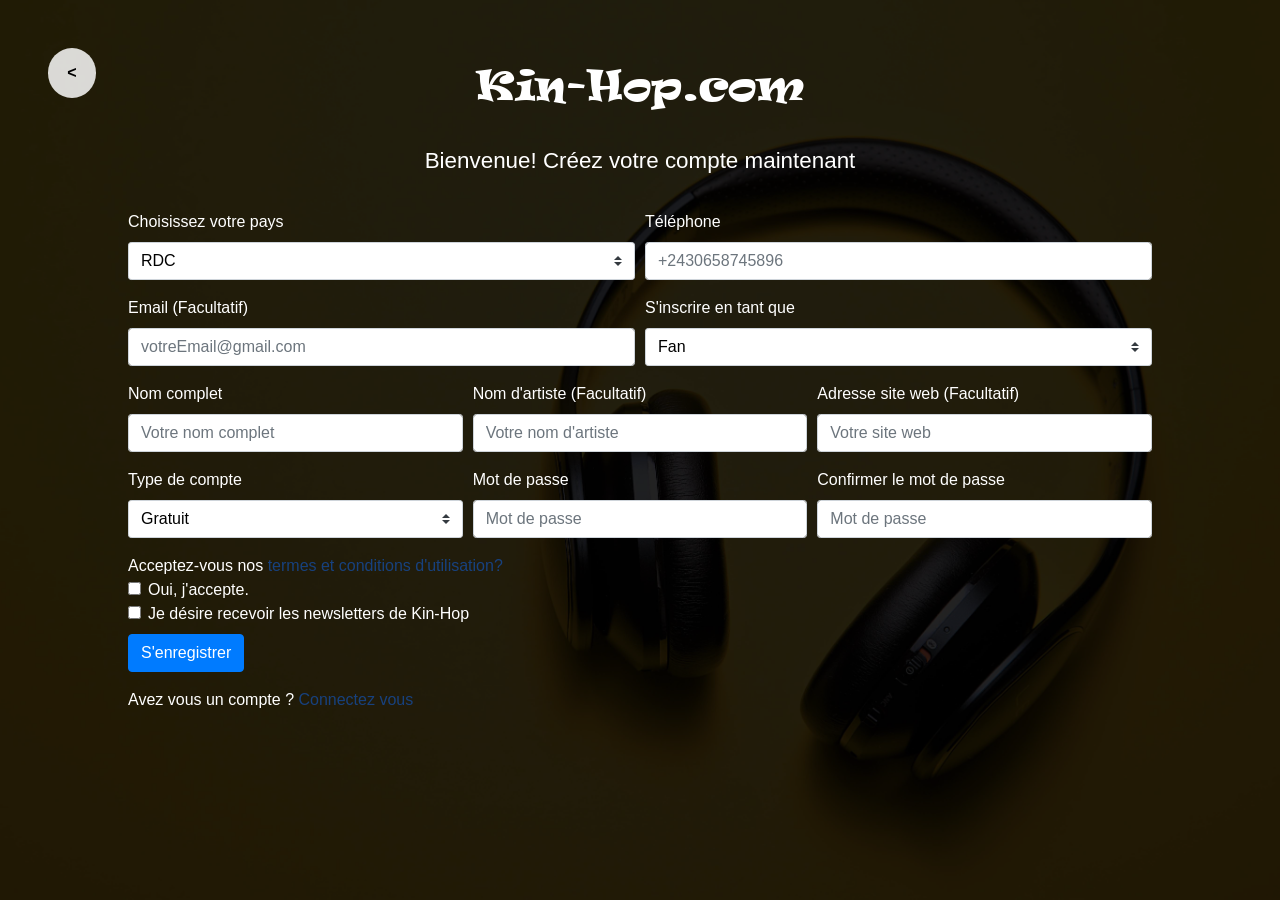
<file: assets/pages/register.html>
<!DOCTYPE html>
<html lang="en">

<head>
    <meta charset="UTF-8">
    <meta name="viewport" content="width=device-width, initial-scale=1.0">
    <title>Kin-Hop | Login</title>
    <link rel="stylesheet" href="../css/bootstrap.min.css">
    <link rel="stylesheet" href="../css/main.css">
    <link rel="stylesheet" href="../css/register.css">
</head>

<body>
    <a href="../../index.html" class="back-btn"><</a>
    <div class="page-container">
        <div class="right-part">
            <div class="dark-container">
                <div>
                    <h1 class="title"><span>Kin-</span><span>Hop</span>.com</h1>
                    <span class="message">Bienvenue! Créez votre compte maintenant</span>
                    <form>
                        <div class="form-row">
                            <div class="form-group col-md-6">
                                <label for="country">Choisissez votre pays</label>
                                <select required class="form-control custom-select" id="country">
                                    <option>RDC</option>
                                    <option>Autres</option>
                                </select>
                            </div>
                            <div class="form-group col-md-6">
                                <label for="tel">Téléphone</label>
                                <input required type="tel" class="form-control" id="tel" placeholder="+2430658745896">
                            </div>
                        </div>
                        <div class="form-row">
                            <div class="form-group col-md-6">
                                <label for="email">Email (Facultatif)</label>
                                <input type="email" class="form-control" id="email" placeholder="votreEmail@gmail.com">
                            </div>
                            <div class="form-group col-md-6">
                                <label for="type">S'inscrire en tant que</label>
                                <select required class="form-control custom-select" id="type">
                                    <option>Fan</option>
                                    <option>Artiste/Groupe</option>
                                    <option>Agent artistique</option>
                                    <option>Manager d'artistes</option>
                                    <option>Producteur exécutif</option>
                                    <option>Producteur délégué</option>
                                </select>
                            </div>
                        </div>
                        <div class="form-row">
                            <div class="form-group col-md-4">
                                <label for="FullName">Nom complet</label>
                                <input type="text" class="form-control" id="fullName" placeholder="Votre nom complet">
                            </div>
                            <div class="form-group col-md-4">
                                <label for="artistName">Nom d'artiste (Facultatif) </label>
                                <input type="text" class="form-control" id="artistName"
                                    placeholder="Votre nom d'artiste">
                            </div>
                            <div class="form-group col-md-4">
                                <label for="websiteAdress">Adresse site web (Facultatif) </label>
                                <input type="text" class="form-control" id="websiteAdress" placeholder="Votre site web">
                            </div>
                        </div>
                        <div class="form-row">
                            <div class="form-group col-md-4">
                                <label for="accountType">Type de compte</label>
                                <select required class="form-control custom-select" id="accountType">
                                    <option>Gratuit</option>
                                    <option>Kin-Hop Star!</option>
                                </select>
                            </div>
                            <div class="form-group col-md-4">
                                <label for="password1">Mot de passe</label>
                                <input type="password" class="form-control" id="password1" placeholder="Mot de passe">
                            </div>
                            <div class="form-group col-md-4">
                                <label for="password2">Confirmer le mot de passe</label>
                                <input type="password" class="form-control" id="password2" placeholder="Mot de passe">
                            </div>
                        </div>
                        <span>Acceptez-vous nos <a href="#">termes et conditions d'utilisation?</a> 
                        </span>
                        <div class="form-check">
                            <input required type="checkbox" class="form-check-input" id="exampleCheck1">
                            <span class="form-check-label" for="exampleCheck1">Oui, j'accepte.</span>
                        </div>
                        <div class="form-check">
                            <input type="checkbox" class="form-check-input" id="exampleCheck2">
                            <span class="form-check-label" for="exampleCheck2">Je désire recevoir les newsletters de
                                Kin-Hop</span>
                        </div>
                        <button type="submit" class="btn btn-primary mt-2">S'enregistrer</button>
                    </form>
                    <div class="mt-3">Avez vous un compte ? <a href="login.html">Connectez vous</a></div>
                </div>
            </div>
        </div>
    </div>
    <!-- <footer class="footer">
        <div class="contact">
            <h4>NOS COORDONNEES </h4>
            <div>
                <svg class="share-icon">
                    <use href="assets/img/symbol-defs2.svg#icon-phone"></use>
                </svg>
                <span>+243891128407</span>
                </span>
            </div>
            <div>
                <svg class="share-icon">
                    <use href="assets/img/symbol-defs2.svg#icon-envelop"></use>
                </svg>
                <span>contact@kin-hop.com</span>
                </span>
            </div>
        </div>
        <ul class="links">
            <h4 style="font-size: 2rem; color:rgba(255, 255, 255, 0.808)">LIENS UTILES</h4>
            <li><a href="">S'inscrire</a></li>
            <li><a href="">Se connecter</a> </li>
            <li><a href="">Mon compte</a> </li>
            <li><a href="">Achat de droit de vote</a> </li>
            <li><a href="">Termes & conditions</a> </li>
            <li><a href="">Qui sommes nous?</a> </li>
            <li><a href="">FAQ</a> </li>
        </ul>
        <div class="social-media">
            <a href="">
                <span>
                    <svg class="share-icon">
                        <use href="assets/img/symbol-defs3.svg#icon-facebook"></use>
                    </svg>
                </span>
            </a>
            <a href="">
                <span>
                    <svg class="share-icon">
                        <use href="assets/img/symbol-defs3.svg#icon-whatsapp"></use>
                    </svg>
                </span>
            </a>
            <a href="">
                <span>
                    <svg class="share-icon">
                        <use href="assets/img/symbol-defs3.svg#icon-instagram"></use>
                    </svg>
                </span>
            </a>
        </div>
    </footer> -->
    <script src="../js/anime.min.js"></script>
    <script src="../js/bootstrap.min.js"></script>
</body>

</html>
</file>
<file: assets/css/main.css>
@font-face {
  font-family: "Ravie";
  src: url("../font/Ravie/RAVIE.eot") format("eot"), url("../font/Ravie/RAVIE.woff") format("woff"), url("../font/Ravie/RAVIE.ttf") format("truetype"), url("../font/Ravie/RAVIE.svg#Ravie") format("svg");
  font-weight: normal;
  font-style: normal;
}

:root {
  --primary-color: #0D5481;
}

* {
  margin: 0;
  padding: 0;
  -webkit-box-sizing: border-box !important;
          box-sizing: border-box !important;
}

html {
  -webkit-box-sizing: inherit !important;
          box-sizing: inherit !important;
  font-size: 64.5% !important;
  font-family: 'Lucida Sans', 'Lucida Sans Regular', 'Lucida Grande', 'Lucida Sans Unicode', Geneva, Verdana, sans-serif;
}

body {
  position: relative;
}

ul {
  list-style-type: none;
}

a {
  text-decoration: none;
}

.navbar {
  position: fixed;
  -webkit-box-shadow: 0 0.5rem 4rem 0.6rem rgba(0, 0, 0, 0.685);
          box-shadow: 0 0.5rem 4rem 0.6rem rgba(0, 0, 0, 0.685);
  width: 100%;
  z-index: 10;
  display: -webkit-box;
  display: -ms-flexbox;
  display: flex;
  height: 8vh;
  background-color: #fff;
  -webkit-box-align: center;
      -ms-flex-align: center;
          align-items: center;
  font-family: 'Segoe UI','Lucida Sans', 'Lucida Sans Regular', 'Lucida Grande', 'Lucida Sans Unicode', Geneva, Verdana, sans-serif;
  padding-left: 4rem;
  padding-right: 4rem;
  font-size: 1.5rem;
  font-weight: 600;
  -webkit-box-pack: justify;
      -ms-flex-pack: justify;
          justify-content: space-between;
  border-bottom: solid 0.2rem var(--primary-color);
  text-align: center;
}

.navbar .navbar__logo img {
  height: 3.7rem;
}

.navbar__links {
  display: -webkit-box;
  display: -ms-flexbox;
  display: flex;
  -webkit-box-align: center;
      -ms-flex-align: center;
          align-items: center;
  height: inherit;
  margin-right: -14rem;
}

.navbar__links-item {
  height: inherit;
  margin-right: 2.5rem;
}

.navbar__links-item a {
  display: -webkit-box;
  display: -ms-flexbox;
  display: flex;
  -webkit-box-align: center;
      -ms-flex-align: center;
          align-items: center;
  height: inherit;
  text-decoration: none;
  color: #292727;
}

.navbar-item:not(:last-child) {
  margin-right: 2rem;
}

.navbar__btn {
  text-align: center;
  display: -webkit-box;
  display: -ms-flexbox;
  display: flex;
  height: inherit;
  -webkit-box-align: center;
      -ms-flex-align: center;
          align-items: center;
}

.navbar__btn span {
  z-index: 4;
  position: relative;
  font-size: 1.2rem;
  background-color: #fff;
  border-radius: 50%;
  padding: .8rem;
  margin: 0;
  font-weight: 700;
}

.navbar__btn a.navbar__btn-connexion,
.navbar__btn a.navbar__btn-subscription {
  color: #fff;
  font-size: 1rem;
  background-color: var(--primary-color);
  padding: 1rem;
  font-weight: 700;
}

.navbar__btn a.navbar__btn-connexion {
  margin-right: -1.5rem;
  padding-right: 2.2rem;
  padding-left: 1.4rem;
  border-radius: 4rem 0 0 4rem;
  text-transform: uppercase;
}

.navbar__btn a.navbar__btn-subscription {
  text-transform: uppercase;
  margin-left: -1.5rem;
  padding-left: 2rem;
  padding-right: 1.4rem;
  border-radius: 0 4rem 4rem 0;
}

.navbar__btn-user-icon {
  fill: #0D5481;
  height: 4rem;
  width: 4rem;
  margin-left: 1.2rem;
}

.navbar__btn .green-bubble {
  height: 3.5rem;
  margin-left: 1rem;
}

.navbar .navbar__toggle-btn {
  background: none;
  outline: none;
  border: none;
  display: none;
}

.hero {
  height: 100vh;
  background-position: center;
  background-size: cover;
}

.hero .dark-container {
  background-color: rgba(0, 0, 0, 0.685);
  height: inherit;
  width: inherit;
  display: -webkit-box;
  display: -ms-flexbox;
  display: flex;
  -webkit-box-pack: center;
      -ms-flex-pack: center;
          justify-content: center;
  -webkit-box-align: center;
      -ms-flex-align: center;
          align-items: center;
  position: relative;
}

.hero .dark-container .message {
  position: absolute;
  bottom: 2rem;
  font-size: 1.7rem;
  color: #fff;
  text-align: center;
}

.hero .dark-container .container {
  text-align: center;
  margin-top: -4rem;
}

.hero .dark-container .container .title {
  color: #fff;
  font-size: 8.2rem;
  font-family: "Ravie";
}

.hero .dark-container .container .slogan {
  display: inline-block;
  font-family: "Segoe UI";
  font-size: 2.5rem;
  margin-top: 2rem;
  color: #fff;
  font-weight: 500;
}

.hero .dark-container .container .search-form {
  margin-top: 5rem;
  display: -webkit-box;
  display: -ms-flexbox;
  display: flex;
  position: relative;
  -webkit-box-align: center;
      -ms-flex-align: center;
          align-items: center;
}

.hero .dark-container .container .search-form-input {
  width: 100%;
  border: solid black 1px;
  font-size: 2rem;
  padding: 1.3rem;
  outline: none;
  border-radius: 1.7rem;
  background-color: #f5f5f5;
  border: solid rgba(63, 62, 62, 0.37) 0.1rem;
}

.hero .dark-container .container .search-form button {
  position: absolute;
  right: 2rem;
  border: none;
  background: none;
}

.hero .dark-container .container .search-form button svg {
  height: 3rem;
}

.hero .dark-container .container .btn-red {
  display: inline-block;
  border-radius: .5rem;
  width: auto;
  color: #fff;
  padding: 2rem;
  background-color: #CE0506;
  margin-top: 5rem;
  font-size: 1.9rem;
  -webkit-box-shadow: 1rem 0.5rem 4rem 0.1rem rgba(0, 0, 0, 0.61);
          box-shadow: 1rem 0.5rem 4rem 0.1rem rgba(0, 0, 0, 0.61);
}

.mobile-navbar {
  font-family: "Segoe UI";
  font-weight: 500;
  min-height: 100vh;
  width: 100%;
  background: #0D5481;
  color: #fff;
  position: fixed;
  left: -100%;
  top: 0;
  border: none;
  z-index: 11;
}

.mobile-navbar .close-btn {
  position: absolute;
  right: 1.4rem;
  top: 2rem;
  font-size: 1.8rem;
  font-weight: 700;
  background: none;
  border: none;
  outline: none;
  z-index: 8;
}

.mobile-navbar h4 {
  padding-top: 2rem;
  padding-left: .5rem;
  font-size: 1.4rem;
  font-family: "Ravie";
  background-color: #fff;
  height: 10vh;
  color: #000;
  border-bottom: solid 0.5rem var(--primary-color);
}

.mobile-navbar__links {
  display: -webkit-box;
  display: -ms-flexbox;
  display: flex;
  -webkit-box-orient: vertical;
  -webkit-box-direction: normal;
      -ms-flex-direction: column;
          flex-direction: column;
  font-size: 1.5rem;
}

.mobile-navbar__links a {
  color: #fff;
  width: 100%;
  text-align: left;
}

.mobile-navbar__links-item {
  padding: 2rem;
  display: -webkit-box;
  display: -ms-flexbox;
  display: flex;
  -webkit-box-align: end;
      -ms-flex-align: end;
          align-items: flex-end;
  -webkit-box-pack: end;
      -ms-flex-pack: end;
          justify-content: end;
  width: 100%;
  height: 100%;
  text-align: center;
  display: flex;
}

.mobile-navbar__links-item svg {
  height: 2rem;
  width: 2rem;
  fill: #fff;
  margin-right: 1rem;
}

.mobile-navbar__links-item:hover {
  background-color: #46b1f3;
}

.subtitle-container {
  display: -webkit-box;
  display: -ms-flexbox;
  display: flex;
  -webkit-box-pack: center;
      -ms-flex-pack: center;
          justify-content: center;
}

.subtitle-container .underlined-sub-title {
  display: inline-block;
  text-align: center;
  display: -webkit-box;
  display: -ms-flexbox;
  display: flex;
  -webkit-box-orient: vertical;
  -webkit-box-direction: normal;
      -ms-flex-direction: column;
          flex-direction: column;
  -webkit-box-align: center;
      -ms-flex-align: center;
          align-items: center;
}

.subtitle-container .underlined-sub-title .sub-title {
  margin-top: 6rem;
  color: #0D5481;
  font-size: 3.3rem;
  font-family: "Segoe UI";
}

.subtitle-container .underlined-sub-title hr {
  margin-top: 1.9rem;
  width: 45%;
  background-color: #0D5481;
  height: .38rem;
}

section.songs-list {
  padding-left: 4rem;
  padding-right: 3rem;
}

section.songs-list .songs-container {
  padding-top: 3rem;
  display: -webkit-box;
  display: -ms-flexbox;
  display: flex;
  -webkit-box-pack: center;
      -ms-flex-pack: center;
          justify-content: center;
  -ms-flex-wrap: wrap;
      flex-wrap: wrap;
}

section.songs-list .songs-container .box {
  background-color: #f5f5f5;
  margin-right: 1rem;
  border: solid #0d558156 1px;
  -ms-flex-preferred-size: 24%;
      flex-basis: 24%;
  height: 20rem;
  border-radius: 3rem;
  padding-bottom: 1rem;
  margin-bottom: 2.4rem;
  -webkit-box-shadow: 0.03rem 0.08rem 0.8rem 0.01rem rgba(0, 0, 0, 0.685);
          box-shadow: 0.03rem 0.08rem 0.8rem 0.01rem rgba(0, 0, 0, 0.685);
}

section.songs-list .songs-container .box__header {
  height: 38%;
  background-color: #0D5481;
  display: -webkit-box;
  display: -ms-flexbox;
  display: flex;
  -webkit-box-align: center;
      -ms-flex-align: center;
          align-items: center;
  -webkit-box-pack: justify;
      -ms-flex-pack: justify;
          justify-content: space-between;
  padding-top: 1rem;
  padding-bottom: 1rem;
  padding-left: 4rem;
  padding-right: 4rem;
  border-radius: 3rem 3rem 3rem 0;
}

section.songs-list .songs-container .box__header-name {
  font-size: 2rem;
  color: #fff;
}

section.songs-list .songs-container .box__header-img {
  height: 95%;
  border-radius: 50%;
}

section.songs-list .songs-container .box__body {
  height: 62%;
  position: relative;
}

section.songs-list .songs-container .box__body-row-1 {
  display: -webkit-box;
  display: -ms-flexbox;
  display: flex;
  -webkit-box-pack: justify;
      -ms-flex-pack: justify;
          justify-content: space-between;
  -webkit-box-align: center;
      -ms-flex-align: center;
          align-items: center;
  height: 50%;
  padding-left: 2.3rem;
  padding-right: .8rem;
}

section.songs-list .songs-container .box__body-row-1 .song-title-container {
  height: inherit;
  height: 100%;
  display: -webkit-box;
  display: -ms-flexbox;
  display: flex;
  -webkit-box-align: center;
      -ms-flex-align: center;
          align-items: center;
}

section.songs-list .songs-container .box__body-row-1 .song-title-container span {
  font-size: 1.6rem;
}

section.songs-list .songs-container .box__body-row-1 .song-title-container .song-icon {
  height: 4rem;
  width: 3rem;
  margin-right: .8rem;
  fill: #0D5481;
}

section.songs-list .songs-container .box__body-row-1 .vote-btn {
  background-color: #10a80a;
  border-radius: 50%;
  padding: 1.1rem;
  display: inline-block;
  position: absolute;
  right: 2rem;
  top: 1rem;
  -webkit-transition: all .4s;
  transition: all .4s;
}

section.songs-list .songs-container .box__body-row-1 .vote-btn svg {
  height: 2rem;
  width: 2rem;
  fill: white;
  -webkit-transition: all .4s;
  transition: all .4s;
}

section.songs-list .songs-container .box__body-row-1 .vote-btn:hover {
  background-color: #38f527;
}

section.songs-list .songs-container .box__body-row-2 {
  height: 50%;
  display: -webkit-box;
  display: -ms-flexbox;
  display: flex;
  -webkit-box-align: end;
      -ms-flex-align: end;
          align-items: flex-end;
  -webkit-box-pack: justify;
      -ms-flex-pack: justify;
          justify-content: space-between;
  padding-left: 2.3rem;
  padding-right: 2.3rem;
}

section.songs-list .songs-container .box__body-row-2 a {
  color: #0D5481;
  margin-right: 2rem;
}

section.songs-list .songs-container .box__body-row-2 a svg {
  fill: #0D5481;
  height: 2.5rem;
  width: 2.5rem;
  -webkit-transition: all .3s;
  transition: all .3s;
}

section.songs-list .songs-container .box__body-row-2 a:hover {
  -webkit-transition: all 2s;
  transition: all 2s;
  color: #CE0506;
}

section.songs-list .songs-container .box__body-row-2 a:hover svg {
  fill: #CE0506;
}

section.songs-list .songs-container .box__body-row-2 a.btn-more {
  font-size: 5rem;
}

.green-bubble-mobile-btn {
  display: none !important;
  position: fixed !important;
  top: 1rem !important;
  left: 47%;
  background: none;
  border: none;
  outline: none;
  z-index: 20 !important;
}

.green-bubble-mobile-btn .green-bubble-mobile-img {
  height: 3rem;
}

@media screen and (max-width: 1075px) {
  .green-bubble-mobile-btn {
    display: block !important;
    z-index: 20 !important;
  }
  .navbar__links, .navbar__btn {
    display: none;
  }
  .navbar .navbar__toggle-btn {
    display: block;
  }
}

@media screen and (max-width: 1249px) {
  .songs-container .box {
    margin-right: 2rem !important;
  }
  .dark-container .title {
    font-size: 7rem !important;
  }
}

@media screen and (max-width: 984px) {
  .box__header-name {
    font-size: 1.5rem !important;
  }
  .underlined-sub-title .sub-title {
    font-size: 2rem !important;
  }
  .songs-container .box {
    margin-right: 2.5rem !important;
  }
  .dark-container .title {
    font-size: 6rem !important;
  }
  .dark-container .message {
    font-size: 1.2rem !important;
  }
  .dark-container .slogan {
    font-size: 1.6rem !important;
  }
  .dark-container .search-form-input {
    font-size: 1.4rem !important;
    padding: 1rem !important;
  }
  .dark-container button {
    right: 1rem !important;
  }
  .dark-container button svg {
    height: 2rem !important;
  }
  .dark-container .btn-red {
    padding: 1.3rem !important;
    background-color: #CE0506;
    margin-top: 5rem;
    font-size: 1.2rem !important;
  }
  .footer {
    -webkit-box-pack: justify !important;
        -ms-flex-pack: justify !important;
            justify-content: space-between !important;
    padding-left: 2rem;
    padding-right: 2rem;
  }
  .footer .contact h4 {
    font-size: 1.1rem;
    margin-bottom: 1.6rem;
  }
  .footer .contact div {
    margin-bottom: .7rem !important;
    font-size: 1.1rem !important;
  }
  .footer .contact svg {
    height: 2rem;
    width: 2rem;
    fill: rgba(255, 255, 255, 0.781);
    margin-right: .8rem;
  }
  .footer .links li {
    font-size: 1.1rem !important;
  }
  .footer .social-media {
    margin-top: 2rem;
  }
  .footer .social-media svg {
    height: 3rem;
    width: 3rem;
    fill: #fff;
  }
  .footer .social-media a:not(:last-child) {
    margin-right: .8rem;
  }
}

@media screen and (max-width: 790px) {
  .dark-container .title {
    font-size: 5rem !important;
  }
}

@media screen and (max-width: 600px) {
  .navbar {
    padding-left: 1rem !important;
    padding-right: 1rem !important;
  }
  .dark-container .title {
    font-size: 4rem !important;
  }
  .footer {
    padding-left: .4rem;
    padding-right: .4rem;
    -ms-flex-wrap: wrap;
        flex-wrap: wrap;
    -webkit-box-pack: center !important;
        -ms-flex-pack: center !important;
            justify-content: center !important;
  }
  .footer .contact {
    margin-right: 2rem;
  }
  .footer h4 {
    font-size: 1.2rem !important;
  }
}

@media screen and (max-width: 500px) {
  .box {
    -ms-flex-preferred-size: 90% !important;
        flex-basis: 90% !important;
  }
  .dark-container .title {
    font-size: 3rem !important;
  }
}

.crown-icon {
  height: 2rem;
  width: 2rem;
}

a {
  text-decoration: none;
}

.contact-btn {
  text-align: center;
  margin-top: 5rem;
}

.contact-btn a {
  font-size: 700;
  border: solid 2px #0D5481;
  color: #0D5481;
  font-size: 1.6rem;
  padding: 2rem;
  border-radius: .8rem;
  -webkit-transition: all .4s;
  transition: all .4s;
}

.contact-btn a:hover {
  background-color: #0D5481;
  color: #fff;
}

.tooltip .tooltiptext {
  visibility: hidden;
  width: 12rem;
  background-color: #169ff5;
  color: #fff;
  text-align: center;
  border-radius: 6px;
  padding: 1rem;
  position: absolute;
  z-index: 1;
  top: 150%;
  left: 50%;
  margin-left: -60px;
}

.tooltip .tooltiptext::after {
  content: "";
  position: absolute;
  bottom: 100%;
  left: 50%;
  margin-left: -5px;
  border-width: 5px;
  border-style: solid;
  border-color: transparent transparent #169ff5 transparent;
}

.tooltip:hover .tooltiptext {
  visibility: visible;
}

svg:hover {
  cursor: pointer;
}

.selected-link {
  background-color: var(--primary-color);
  padding-left: 1rem;
  padding-right: 1rem;
}

.selected-link a {
  color: #fff;
}

.show {
  -webkit-transform: translateX(0);
          transform: translateX(0);
}

.blue-font {
  color: #21a4f5;
}

.red-font {
  color: #CE0506;
}

.pagination {
  display: -webkit-box;
  display: -ms-flexbox;
  display: flex;
  -webkit-box-pack: center;
      -ms-flex-pack: center;
          justify-content: center;
  margin: 0 auto;
  margin-top: 4rem;
}

.pagination span {
  margin-right: .4rem;
  font-size: 1.6rem;
  font-weight: 700;
  background-color: #f5f5f5;
  border: solid .1rem #0d558175;
}

.pagination span a {
  padding: 1rem;
  display: inline-block;
  height: 100%;
  color: #0D5481;
}

.pagination span.selected {
  background-color: #0D5481;
}

.pagination span.selected a {
  color: #fff;
}

.bottom-line {
  margin: 0 auto;
  margin-top: 5rem;
  width: 20%;
  background-color: #0D5481;
  height: .38rem;
}

.footer {
  margin-top: 5rem;
  background-color: #0D5481;
  display: -webkit-box;
  display: -ms-flexbox;
  display: flex;
  -ms-flex-pack: distribute;
      justify-content: space-around;
  -webkit-box-align: start;
      -ms-flex-align: start;
          align-items: flex-start;
  padding-top: 4rem;
  -ms-flex-wrap: wrap;
      flex-wrap: wrap;
  padding-bottom: 4rem;
}

.footer .contact h4 {
  font-size: 1.8rem;
  color: rgba(255, 255, 255, 0.794);
  margin-bottom: 2rem;
}

.footer .contact div {
  display: -webkit-box;
  display: -ms-flexbox;
  display: flex;
  -webkit-box-align: center;
      -ms-flex-align: center;
          align-items: center;
  margin-bottom: 1rem;
  font-size: 1.6rem;
  color: rgba(255, 255, 255, 0.767);
  font-weight: 100;
}

.footer .contact svg {
  height: 2rem;
  width: 2rem;
  fill: rgba(255, 255, 255, 0.781);
  margin-right: 1rem;
}

.footer .links li {
  font-size: 1.6rem;
}

.footer .links li a {
  color: rgba(255, 255, 255, 0.767);
}

.footer .social-media svg {
  height: 3rem;
  width: 3rem;
  fill: #fff;
}

.footer .social-media a:not(:last-child) {
  margin-right: 1.4rem;
}
/*# sourceMappingURL=main.css.map */
</file>
<file: assets/css/buzz.css>
.artist-ranking {
  padding-top: 2rem;
  width: 85vw;
  margin: 0 auto;
}

.artist-ranking .refresh-btn {
  width: 8rem;
  border-radius: 50%;
  margin: 0 auto;
  text-align: center;
  margin-bottom: 2.4rem;
  padding: 1.5rem;
  background-color: #0D5481;
  -webkit-box-shadow: 0.1rem 0.2rem 0.8rem 0.01rem rgba(0, 0, 0, 0.445);
          box-shadow: 0.1rem 0.2rem 0.8rem 0.01rem rgba(0, 0, 0, 0.445);
}

.artist-ranking .refresh-btn .btn-refresh-icon {
  width: 4rem;
  height: 4rem;
  fill: #fff;
}

.artist-ranking .top-artists {
  width: 100%;
  display: -webkit-box;
  display: -ms-flexbox;
  display: flex;
  -webkit-box-pack: center;
      -ms-flex-pack: center;
          justify-content: center;
  -ms-flex-wrap: wrap;
      flex-wrap: wrap;
  margin-top: 2rem;
}

.artist-ranking .top-artists .top-artists-item:nth-child(odd) {
  margin-right: 2rem;
}

.artist-ranking .top-artists .top-artists-item {
  -ms-flex-preferred-size: 48%;
      flex-basis: 48%;
  width: 100%;
  height: 6.5rem;
  display: -webkit-box;
  display: -ms-flexbox;
  display: flex;
  width: 100%;
  margin-bottom: 1.8rem;
}

.artist-ranking .top-artists .top-artists-item .ranking {
  font-size: 2rem;
  -webkit-box-shadow: 0.1rem 0.2rem 0.4rem 0.01rem rgba(0, 0, 0, 0.445);
          box-shadow: 0.1rem 0.2rem 0.4rem 0.01rem rgba(0, 0, 0, 0.445);
  margin-right: .7rem;
  border-radius: 1.2rem;
  display: -webkit-box;
  display: -ms-flexbox;
  display: flex;
  -webkit-box-align: center;
      -ms-flex-align: center;
          align-items: center;
  -webkit-box-pack: center;
      -ms-flex-pack: center;
          justify-content: center;
  background-color: #f5f5f5d5;
  -ms-flex-preferred-size: 17%;
      flex-basis: 17%;
}

.artist-ranking .top-artists .top-artists-item .artist-info {
  -ms-flex-preferred-size: 83%;
      flex-basis: 83%;
  width: 80% !important;
  border-radius: 1rem;
  -webkit-box-shadow: 0.1rem 0.2rem 0.4rem 0.01rem rgba(0, 0, 0, 0.445);
          box-shadow: 0.1rem 0.2rem 0.4rem 0.01rem rgba(0, 0, 0, 0.445);
  padding: 1rem;
  display: -webkit-box;
  display: -ms-flexbox;
  display: flex;
  -webkit-box-align: center;
      -ms-flex-align: center;
          align-items: center;
  font-size: 1.6rem;
  position: relative;
  background-color: #f5f5f54f;
}

.artist-ranking .top-artists .top-artists-item .artist-info .vote {
  position: absolute;
  right: 1rem;
  bottom: .4rem;
  font-size: 1rem;
  font-weight: 700;
}

.artist-ranking .top-artists .top-artists-item .artist-info img {
  height: 95%;
  border-radius: 50%;
  margin-right: 2rem;
}

.btn-refresh-icon {
  -webkit-transition: -webkit-transform .4s ease-in-out;
  transition: -webkit-transform .4s ease-in-out;
  transition: transform .4s ease-in-out;
  transition: transform .4s ease-in-out, -webkit-transform .4s ease-in-out;
}

.btn-refresh-icon:hover {
  -webkit-transform: rotate(360deg);
          transform: rotate(360deg);
}

@media screen and (max-width: 950px) {
  .top-artists-item:nth-child(odd) {
    margin-right: 0 !important;
    background-color: #f5f5f563 !important;
  }
  .top-artists-item:nth-child(even) {
    margin-right: 0 !important;
    background: #fff !important;
  }
  .top-artists-item .artist-info {
    font-size: 1.2rem !important;
  }
  .top-artists-item .artist-info .vote {
    font-size: .8rem !important;
  }
  .refresh-btn {
    width: 5rem !important;
    border-radius: 50% !important;
    padding: 1rem !important;
  }
  .refresh-btn .btn-refresh-icon {
    width: 2.5rem !important;
    height: 2.5rem !important;
  }
}
/*# sourceMappingURL=buzz.css.map */
</file>
<file: assets/css/culture.css>
.video-container {
  width: 70vw;
  margin: 0 auto;
  margin-top: 4rem;
  display: -webkit-box;
  display: -ms-flexbox;
  display: flex;
  -webkit-box-pack: center;
      -ms-flex-pack: center;
          justify-content: center;
  -ms-flex-wrap: wrap;
      flex-wrap: wrap;
}

.video-container-item {
  -ms-flex-preferred-size: 60% !important;
      flex-basis: 60% !important;
  margin: 1.5rem 0;
  -webkit-box-shadow: 1rem 1rem 2rem 0.1rem rgba(0, 0, 0, 0.336);
          box-shadow: 1rem 1rem 2rem 0.1rem rgba(0, 0, 0, 0.336);
  outline: none;
  border: none;
}

.video-container-item .video-title {
  font-size: 1.6rem;
  margin: .8rem 0;
  padding: 1rem;
}

.video-container-item video {
  width: 100%;
}

@media screen and (max-width: 1200px) {
  .video-container-item {
    -ms-flex-preferred-size: 80% !important;
        flex-basis: 80% !important;
  }
}

@media screen and (max-width: 900px) {
  .video-container-item {
    -ms-flex-preferred-size: 100% !important;
        flex-basis: 100% !important;
  }
}

@media screen and (max-width: 600px) {
  .video-container {
    width: 90vw;
  }
  .video-container-item {
    -ms-flex-preferred-size: 100% !important;
        flex-basis: 100% !important;
  }
  .video-title {
    font-size: 1.2rem !important;
  }
}
/*# sourceMappingURL=culture.css.map */
</file>
<file: assets/css/login.css>
html {
  font-size: 16px !important;
}

a {
  text-decoration: none !important;
  color: #fff !important;
}

body {
  position: relative;
}

.back-btn {
  position: absolute;
  display: block;
  font-size: 1rem;
  font-weight: 700;
  /* width: 4rem; */
  left: 3rem;
  top: 3rem;
  text-align: center;
  color: black !important;
  padding: .8rem 1.2rem;
  background-color: rgba(255, 255, 255, 0.966);
  border-radius: 50%;
  -webkit-transition: all .35s;
  transition: all .35s;
}

.back-btn:hover {
  background-color: #000 !important;
  color: #fff !important;
}

@media screen and (max-width: 900px) {
  .back-btn {
    left: .8rem !important;
    top: .5rem !important;
    padding: .4rem .8rem;
  }
}

.page-container {
  display: -webkit-box;
  display: -ms-flexbox;
  display: flex;
  height: 100vh;
  width: 100vw;
}

.page-container .left-part {
  -ms-flex-preferred-size: 50%;
      flex-basis: 50%;
  background-image: url(../img/c-d-x-PDX_a_82obo-unsplashrhh.jpg);
  background-size: cover;
  background-position: center;
  display: -webkit-box;
  display: -ms-flexbox;
  display: flex;
  -webkit-box-pack: center;
      -ms-flex-pack: center;
          justify-content: center;
  -webkit-box-align: end;
      -ms-flex-align: end;
          align-items: flex-end;
}

.page-container .left-part span {
  display: block;
  background-color: rgba(0, 0, 0, 0.356);
  color: #fff;
  font-weight: 400;
  width: 100%;
  height: 3rem;
  display: -webkit-box;
  display: -ms-flexbox;
  display: flex;
  -webkit-box-align: center;
      -ms-flex-align: center;
          align-items: center;
  -webkit-box-pack: center;
      -ms-flex-pack: center;
          justify-content: center;
  font-size: 1rem;
}

.page-container .right-part {
  -ms-flex-preferred-size: 50%;
      flex-basis: 50%;
  display: -webkit-box;
  display: -ms-flexbox;
  display: flex;
  -webkit-box-align: center;
      -ms-flex-align: center;
          align-items: center;
  -webkit-box-pack: center;
      -ms-flex-pack: center;
          justify-content: center;
}

.page-container .right-part .title {
  font-size: 2.2rem;
  font-family: "Ravie";
  text-align: center;
}

.page-container .right-part span.message {
  margin: 2rem 0;
  display: block;
  text-align: center;
}

.page-container .right-part form input {
  padding: 1.5rem;
}

@media screen and (max-width: 900px) {
  .page-container .left-part {
    display: none;
  }
  .page-container .right-part {
    -ms-flex-preferred-size: 100%;
        flex-basis: 100%;
    background-image: url(../img/c-d-x-PDX_a_82obo-unsplashrhh.jpg);
    background-position: center;
    background-size: cover;
    color: #fff;
  }
  .page-container .right-part .dark-container {
    background-color: rgba(0, 0, 0, 0.705);
    height: 100vh;
    width: 100vw;
    padding: 2rem;
    display: -webkit-box;
    display: -ms-flexbox;
    display: flex;
    -webkit-box-pack: center;
        -ms-flex-pack: center;
            justify-content: center;
    -webkit-box-align: center;
        -ms-flex-align: center;
            align-items: center;
  }
}

@media screen and (max-width: 1200px) {
  .page-container .title {
    font-size: 2rem !important;
  }
}

@media screen and (max-width: 460px) {
  .page-container .title {
    font-size: 2rem !important;
  }
}
/*# sourceMappingURL=login.css.map */
</file>
<file: assets/css/modify_info.css>
.page-container {
  max-width: 70vw;
  margin: 0 auto;
  margin-top: 5rem;
}

.page-container * {
  font-size: 1.6rem !important;
}
/*# sourceMappingURL=modify_info.css.map */
</file>
<file: assets/css/news.css>
.news-list-container {
  padding-left: 2rem;
  padding-right: 2rem;
  display: -webkit-box;
  display: -ms-flexbox;
  display: flex;
  -ms-flex-pack: distribute;
      justify-content: space-around;
  margin-top: 2rem;
  -ms-flex-wrap: wrap;
      flex-wrap: wrap;
  width: 90vw;
  margin: 2rem auto;
  margin-top: 4rem;
}

/* The flip card container - set the width and height to whatever you want. We have added the border property to demonstrate that the flip itself goes out of the box on hover (remove perspective if you don't want the 3D effect */
.flip-card {
  -ms-flex-preferred-size: 30%;
      flex-basis: 30%;
  background-color: transparent;
  width: 300px;
  height: 450px;
  margin-bottom: 1.8rem;
  -webkit-perspective: 1000px;
          perspective: 1000px;
  /* Remove this if you don't want the 3D effect */
}

/* This container is needed to position the front and back side */
.flip-card-inner {
  -webkit-box-shadow: 0.27rem 0.4rem 0.8rem 0.03rem rgba(0, 0, 0, 0.445);
          box-shadow: 0.27rem 0.4rem 0.8rem 0.03rem rgba(0, 0, 0, 0.445);
  position: relative;
  width: 100%;
  height: 100%;
  text-align: center;
  -webkit-transition: -webkit-transform 0.8s;
  transition: -webkit-transform 0.8s;
  transition: transform 0.8s;
  transition: transform 0.8s, -webkit-transform 0.8s;
  -webkit-transform-style: preserve-3d;
          transform-style: preserve-3d;
}

/* Do an horizontal flip when you move the mouse over the flip box container */
.flip-card:hover .flip-card-inner {
  -webkit-transform: rotateY(180deg);
          transform: rotateY(180deg);
}

/* Position the front and back side */
.flip-card-front, .flip-card-back {
  position: absolute;
  width: 100%;
  height: 100%;
  -webkit-backface-visibility: hidden;
  /* Safari */
  backface-visibility: hidden;
}

/* Style the front side (fallback if image is missing) */
.flip-card-front {
  background-color: #bbb;
  color: black;
}

.flip-card-front img {
  height: 100%;
  width: 100%;
}

/* Style the back side */
.flip-card-back {
  background-color: #0D5481;
  color: white;
  -webkit-transform: rotateY(180deg);
          transform: rotateY(180deg);
  font-size: 1.3rem;
  padding: 3rem;
  text-align: justify;
}

@media screen and (max-width: 1100px) {
  .flip-card {
    -ms-flex-preferred-size: 45% !important;
        flex-basis: 45% !important;
  }
  .news-list-container {
    -ms-flex-pack: distribute !important;
        justify-content: space-around !important;
  }
}

@media screen and (max-width: 700px) {
  .flip-card {
    -ms-flex-preferred-size: 90% !important;
        flex-basis: 90% !important;
    margin-bottom: 1.8rem;
  }
  .news-list-container {
    -webkit-box-pack: center !important;
        -ms-flex-pack: center !important;
            justify-content: center !important;
  }
}
/*# sourceMappingURL=news.css.map */
</file>
<file: assets/css/profil.css>
.profile-container {
  display: -webkit-box;
  display: -ms-flexbox;
  display: flex;
  max-width: 85vw;
  margin: 0 auto;
  -ms-flex-wrap: wrap;
      flex-wrap: wrap;
  -webkit-box-pack: justify;
      -ms-flex-pack: justify;
          justify-content: space-between;
}

.profile-container .left-part {
  -ms-flex-preferred-size: 60%;
      flex-basis: 60%;
}

.profile-container .right-part {
  -ms-flex-preferred-size: 40%;
      flex-basis: 40%;
  text-align: center;
}

.profile-container .right-part .container {
  padding-top: 2rem;
  margin-top: 10rem;
  background-color: #f5f5f5;
  border-radius: 2rem;
  -webkit-box-shadow: 0.1rem 0.2rem 0.8rem 0.01rem rgba(0, 0, 0, 0.685);
          box-shadow: 0.1rem 0.2rem 0.8rem 0.01rem rgba(0, 0, 0, 0.685);
  padding-bottom: 4rem;
}

.profile-container .right-part h5 {
  font-size: 2.4rem;
  color: #0D5481;
  margin-bottom: 2rem;
}

.profile-container .right-part .song {
  display: -webkit-box;
  display: -ms-flexbox;
  display: flex;
  -webkit-box-align: center;
      -ms-flex-align: center;
          align-items: center;
  position: relative;
  margin: 0 auto;
  padding-left: .4rem;
  border-radius: 2rem;
  background-color: #fff;
  -webkit-box-shadow: 0.1rem 0.2rem 0.8rem 0.01rem rgba(0, 0, 0, 0.685);
          box-shadow: 0.1rem 0.2rem 0.8rem 0.01rem rgba(0, 0, 0, 0.685);
  width: 90%;
  height: 7rem;
  font-size: 1.5rem;
  font-family: "Segoe UI";
}

.profile-container .right-part .song img {
  border-radius: 50%;
  height: 85%;
  width: auto;
  margin-right: 1rem;
}

.profile-container .right-part .song:not(:last-child) {
  margin-bottom: 1.2rem;
}

.card-info {
  font-family: "Segoe UI";
  -webkit-box-shadow: 0.1rem 0.2rem 0.8rem 0.01rem rgba(0, 0, 0, 0.685);
          box-shadow: 0.1rem 0.2rem 0.8rem 0.01rem rgba(0, 0, 0, 0.685);
  max-width: 50rem;
  background-color: #f5f5f5;
  border-radius: 2rem;
  margin: 0 auto;
  position: relative;
  margin-top: 10rem;
  font-size: 1.6rem;
  padding: 4rem;
  padding-top: 9rem;
}

.card-info .profil__img {
  position: absolute;
  margin: 0 auto;
  top: -5rem;
  height: 10rem;
  border-radius: 50%;
  left: 40%;
  text-align: center;
  display: -webkit-box;
  display: -ms-flexbox;
  display: flex;
  -webkit-box-orient: vertical;
  -webkit-box-direction: normal;
      -ms-flex-direction: column;
          flex-direction: column;
}

.card-info .profil__img .name {
  font-size: 2.1rem;
  font-weight: 600;
  color: #0D5481;
}

.card-info .profil__img img {
  border-radius: inherit;
  height: 100%;
  margin-bottom: 2rem;
}

.card-info .info-list {
  margin-top: 2rem;
}

.card-info .info-list-item {
  line-height: 3rem;
}

.card-info .btn-modify-info {
  font-size: 1.6rem;
  background-color: #0D5481;
  color: #fff;
  width: 60%;
  margin: 0 auto;
  font-weight: 600;
  padding: 1rem;
  display: block;
  text-align: center;
  margin-top: 3rem;
  border-radius: 1rem;
}

.card-password {
  -webkit-box-shadow: 0.1rem 0.2rem 0.8rem 0.01rem rgba(0, 0, 0, 0.685);
          box-shadow: 0.1rem 0.2rem 0.8rem 0.01rem rgba(0, 0, 0, 0.685);
  max-width: 50rem;
  background-color: #f5f5f5;
  border-radius: 2rem;
  margin: 0 auto;
  position: relative;
  margin-top: 4rem;
  text-align: center;
  padding: 4rem;
}

.card-password h5 {
  font-size: 2.2rem;
  color: #0D5481;
}

.card-password form {
  margin-top: 2.5rem;
  display: -webkit-box;
  display: -ms-flexbox;
  display: flex;
  -webkit-box-orient: vertical;
  -webkit-box-direction: normal;
      -ms-flex-direction: column;
          flex-direction: column;
  -webkit-box-pack: justify;
      -ms-flex-pack: justify;
          justify-content: space-between;
}

.card-password form input {
  padding: 1rem;
  border-radius: 1.1rem;
  border: none;
  outline: none;
  font-size: 1.6rem;
}

.card-password form input:not(:last-child) {
  margin-bottom: 1.2rem;
}

.card-password form button {
  border: none;
  padding: 1.2rem;
  width: 50%;
  margin: 0 auto;
  background-color: #0D5481;
  color: #fff;
  border-radius: 1.2rem;
  margin-top: 2rem;
}

@media screen and (max-width: 1100px) {
  .profile-container {
    -webkit-box-orient: vertical;
    -webkit-box-direction: normal;
        -ms-flex-direction: column;
            flex-direction: column;
  }
}

@media screen and (max-width: 600px) {
  .song {
    font-size: 1.2rem !important;
  }
  input {
    font-size: 1.1rem !important;
  }
  .card-info .profil__img {
    left: 38%;
  }
}

@media screen and (max-width: 480px) {
  .card-info .profil__img {
    left: 36%;
  }
}

@media screen and (max-width: 350px) {
  .card-info .profil__img {
    left: 34%;
  }
}
/*# sourceMappingURL=profil.css.map */
</file>
<file: assets/css/publier.css>
.navbar__links-item {
  height: 10vh;
  margin-right: 2.5rem;
}

.navbar__links-item a {
  height: inherit;
}

form {
  width: 55vw;
  margin: 0 auto;
  font-size: 1.7rem;
  margin-top: 2rem;
}

form input, form select, form textarea {
  font-size: 1.6rem !important;
}

fieldset {
  margin: 1rem 0;
}

button {
  font-size: 1.5rem !important;
}

.form-check {
  display: -webkit-box !important;
  display: -ms-flexbox !important;
  display: flex !important;
  -webkit-box-align: center;
      -ms-flex-align: center;
          align-items: center;
}

.form-check label {
  margin-left: 1rem;
}

@media screen and (max-width: 900px) {
  form {
    width: 80vw !important;
  }
}
/*# sourceMappingURL=publier.css.map */
</file>
<file: assets/css/register.css>
html {
  font-size: 16px !important;
}

body {
  background-image: url(../img/c-d-x-PDX_a_82obo-unsplashrhh.jpg);
  background-position: center;
  background-size: cover;
  position: relative;
}

a {
  text-decoration: none !important;
  color: rgba(21, 78, 163, 0.76);
}

.back-btn {
  position: absolute;
  display: block;
  font-size: 1rem;
  font-weight: 700;
  /* width: 4rem; */
  left: 3rem;
  top: 3rem;
  text-align: center;
  color: black;
  padding: .8rem 1.2rem;
  background-color: rgba(255, 255, 255, 0.836);
  border-radius: 50%;
  -webkit-transition: all .35s;
  transition: all .35s;
}

.back-btn:hover {
  background-color: #000;
  color: #fff;
}

.page-container {
  padding: 4rem 8rem;
  color: #fff;
  background-color: rgba(0, 0, 0, 0.822);
  min-height: 100vh;
}

.page-container .title {
  font-family: "Ravie";
  text-align: center;
}

.page-container .message {
  text-align: center;
  font-size: 1.4rem;
  display: block;
  margin: 2rem;
}

.page-container input,
.page-container select {
  color: #000 !important;
  border-radius: .2rem;
}

@media screen and (max-width: 1260px) {
  .page-container .title {
    font-size: 3rem !important;
  }
}

@media screen and (max-width: 900px) {
  .back-btn {
    left: .8rem;
    top: .5rem;
    padding: .4rem .8rem;
  }
  .page-container {
    padding: 1.8rem .5rem;
  }
  .page-container .title {
    font-size: 2rem !important;
    margin-top: 2rem;
  }
}
/*# sourceMappingURL=register.css.map */
</file>
